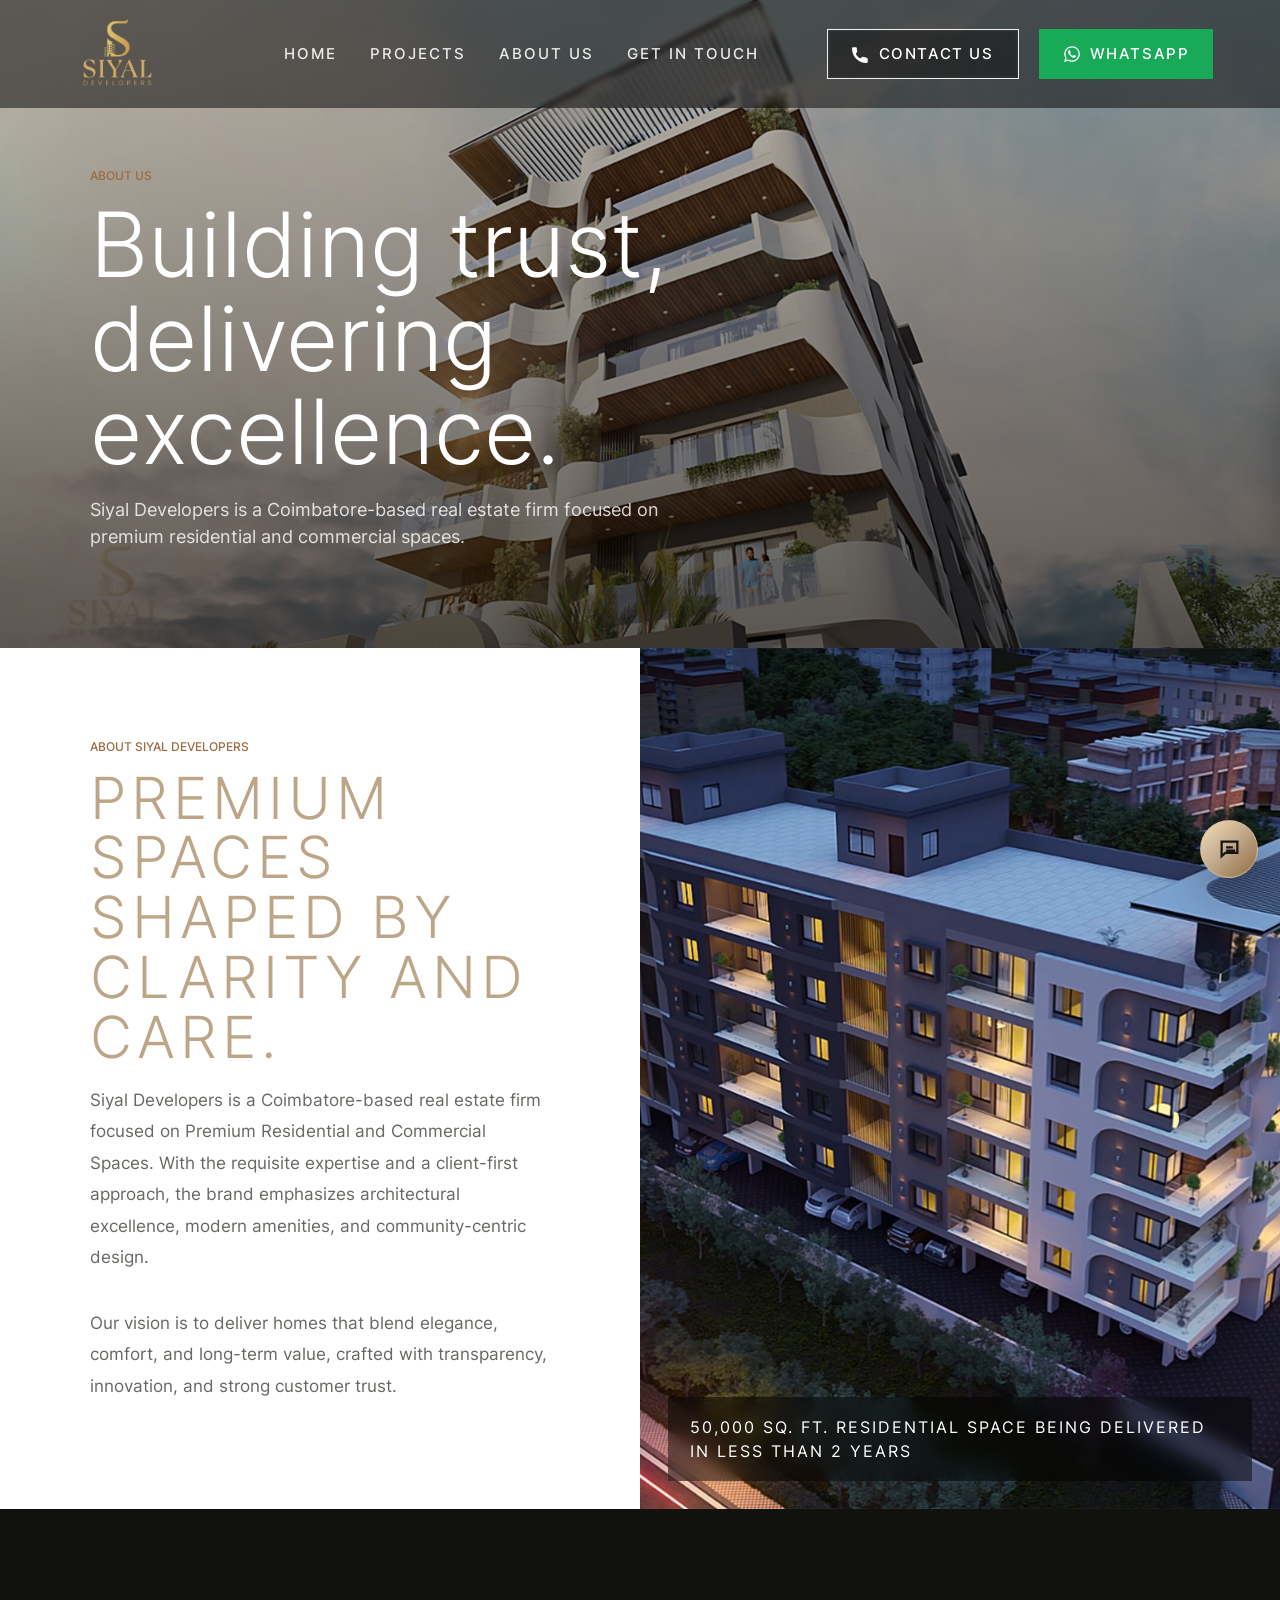
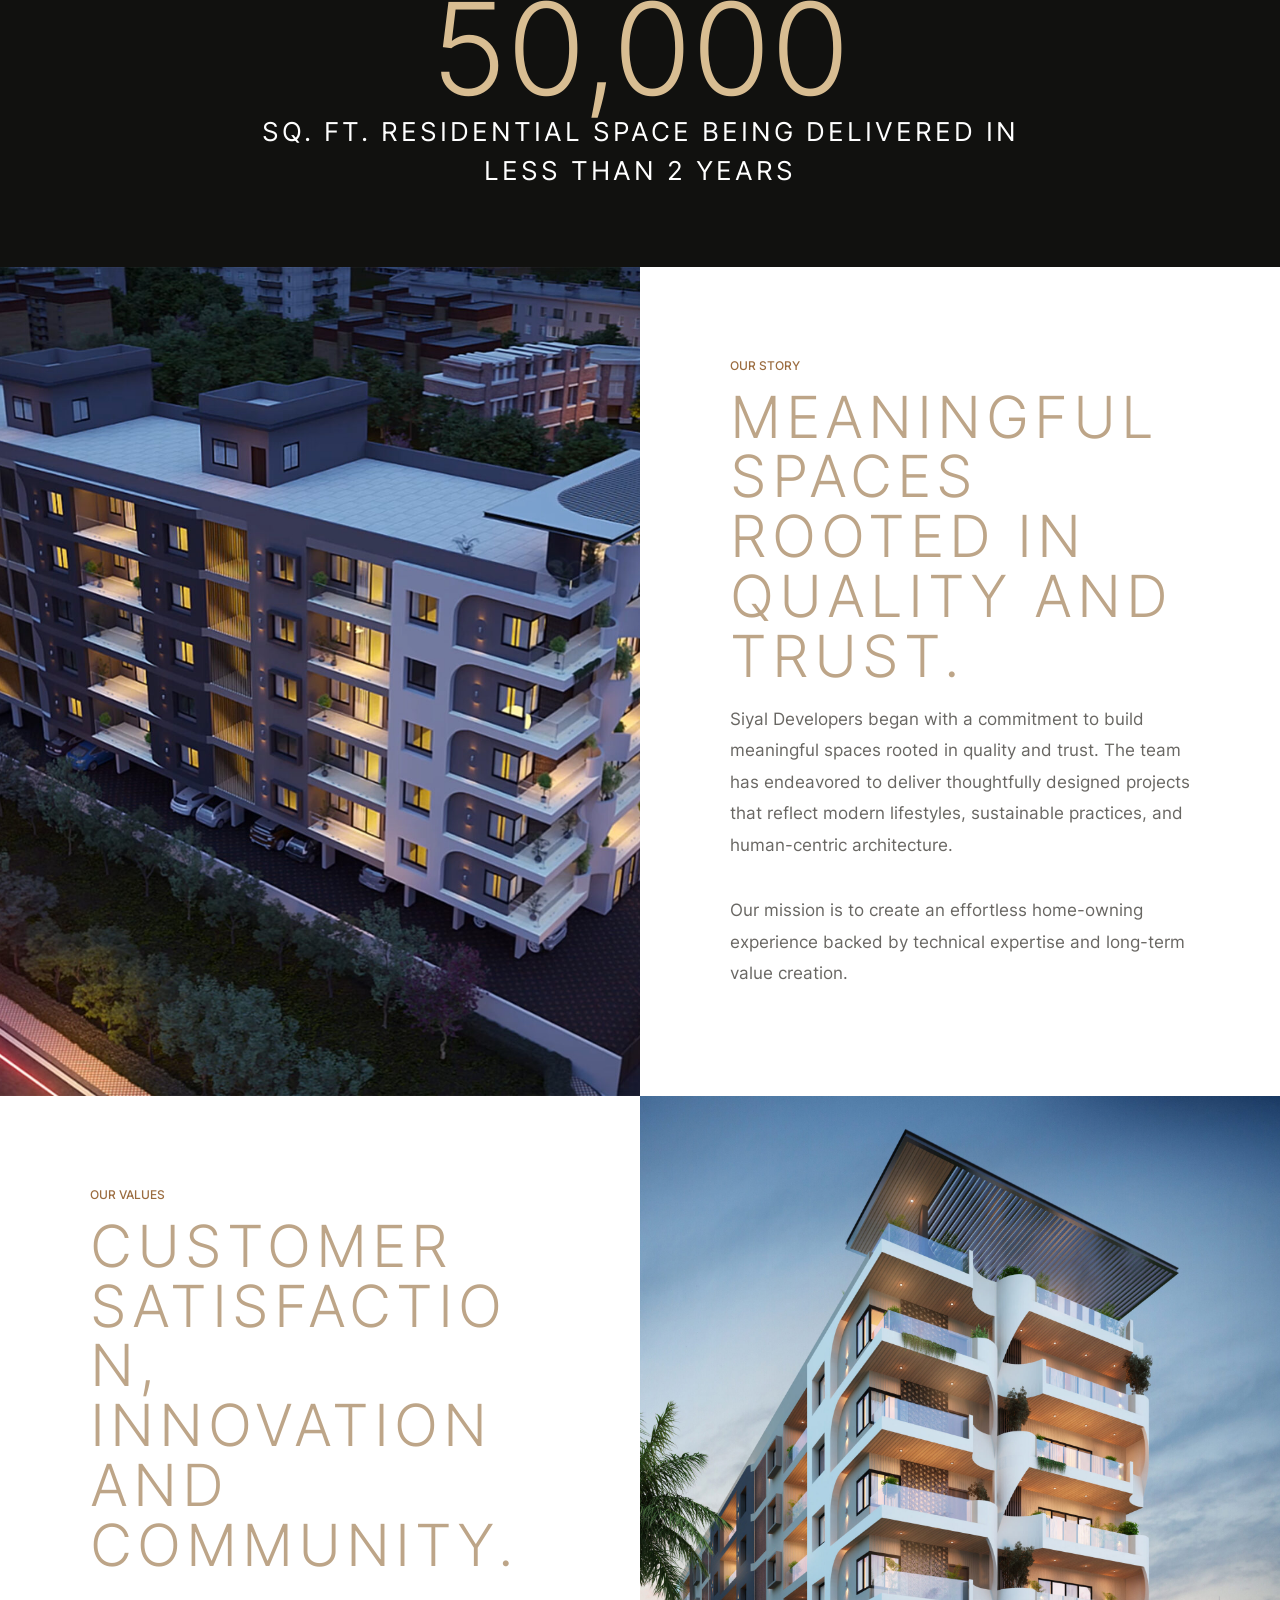
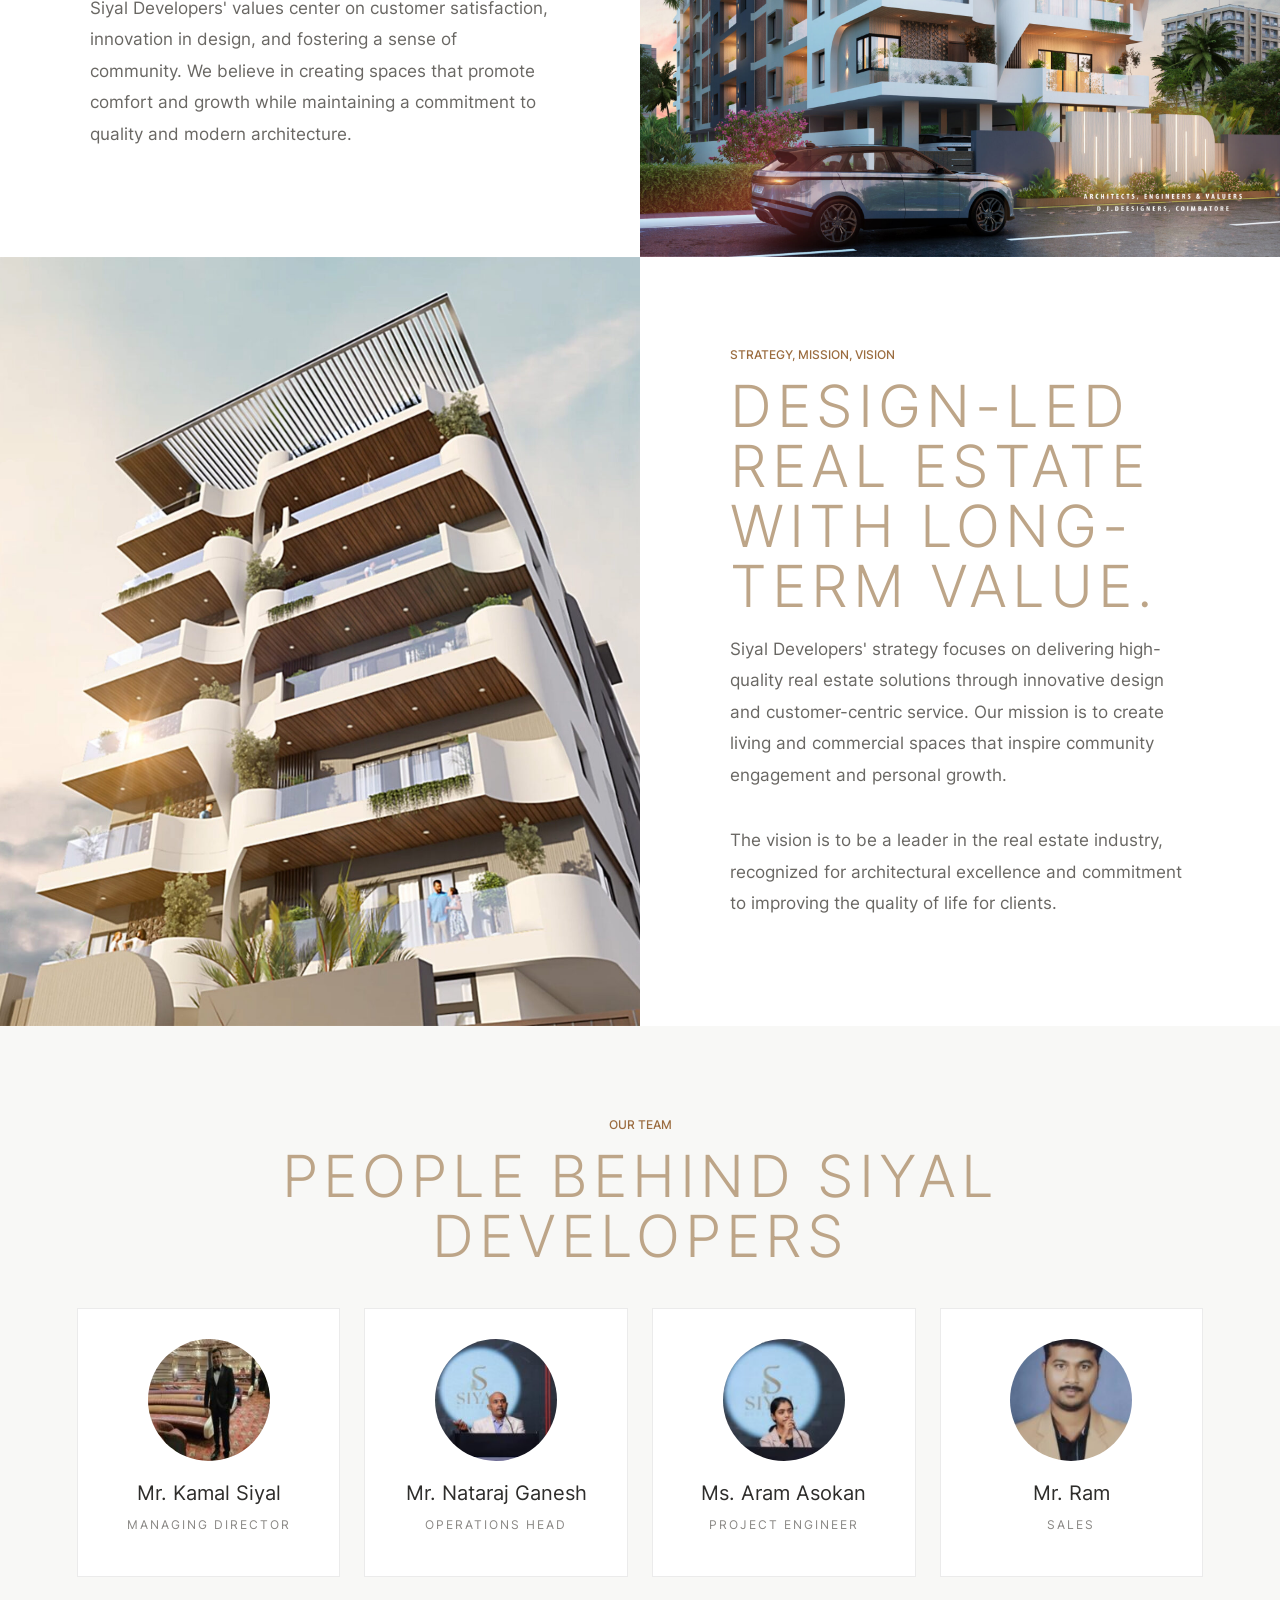
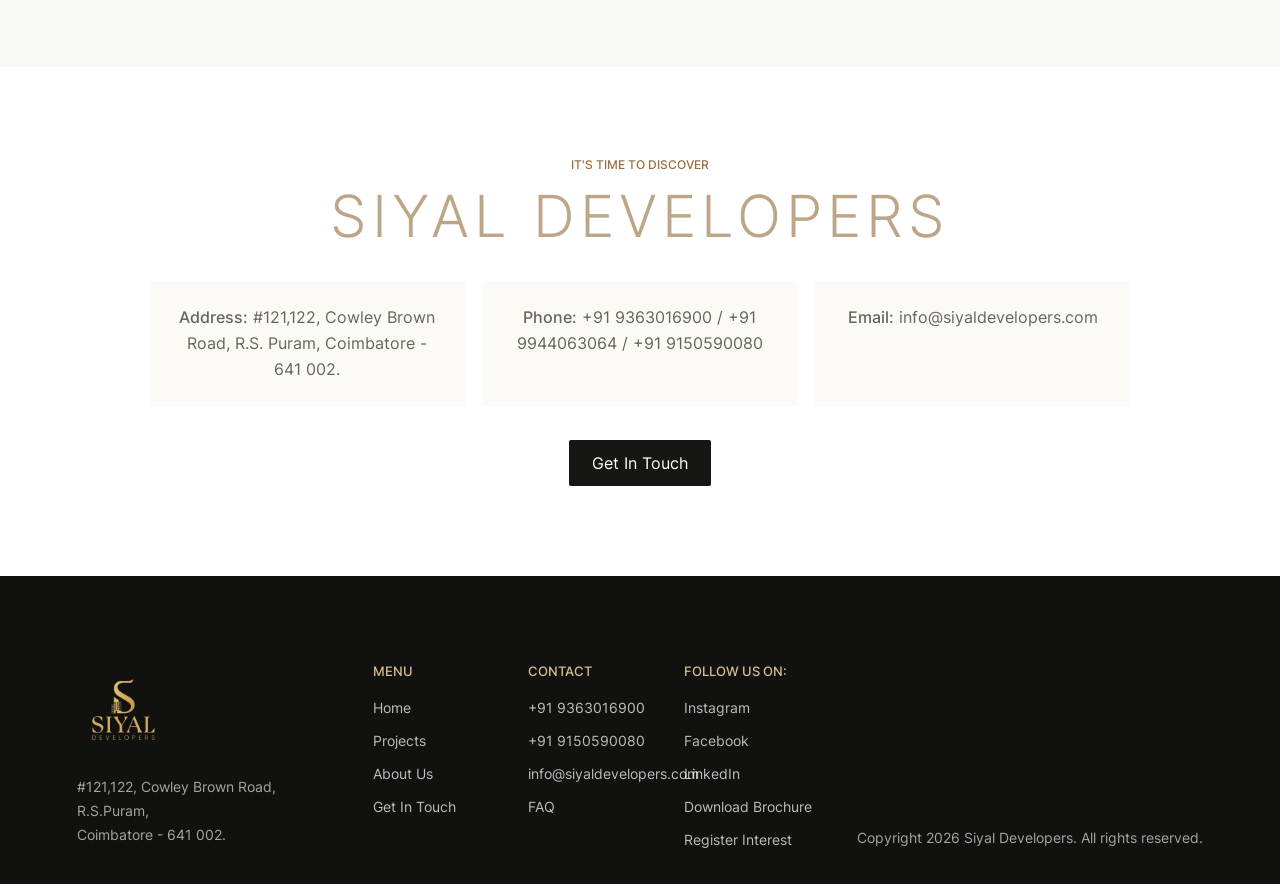
<file: about.html>
<!doctype html>
<html lang="en">
<head>
  <meta charset="utf-8">
  <meta name="viewport" content="width=device-width, initial-scale=1">
  <title>About Us | Siyal Developers</title>
  <meta name="description" content="About Siyal Developers, a Coimbatore-based real estate firm focused on premium residential and commercial spaces.">
  <link rel="icon" href="assets/images/favicon.png">
  <link rel="preload" href="assets/fonts/Inter-Regular.woff2" as="font" type="font/woff2" crossorigin>
  <link rel="stylesheet" href="assets/css/styles.css">
</head>
<body>
  <header class="site-header" data-header>
    <button class="menu-toggle" type="button" aria-label="Open menu" aria-controls="primary-nav" aria-expanded="false" data-menu-toggle>
      <span></span><span></span><span></span>
    </button>
    <a class="brand" href="index.html#home" aria-label="Siyal Developers home">
      <img src="assets/images/siyal-logo.png" alt="Siyal Developers">
    </a>
    <nav class="nav-links" id="primary-nav" data-nav>
      <a href="index.html#home">Home</a>
      <a href="projects.html">Projects</a>
      <a href="about.html">About Us</a>
      <a href="index.html#contact">Get In Touch</a>
    </nav>
    <div class="header-actions">
      <a class="contact-link" href="tel:+919363016900" aria-label="Call Siyal Developers">
        <svg class="nav-svg" viewBox="0 0 512 512" aria-hidden="true"><path d="M391.1 351.1c-26.2 0-51.9-4.1-76.1-12.1-11.8-4-25.1-.9-33.8 7.8l-46.9 35.4c-54.1-28.9-98.4-73.1-127.2-127.2l34.4-45.8c9.7-8.8 12.8-22.5 8.8-34.6-8.1-24.2-12.1-49.8-12.1-76.1 0-18.8-15.2-34.1-34.1-34.1H34.1C15.2 64.4 0 79.6 0 98.5 0 326.8 185.2 512 413.5 512c18.8 0 34.1-15.2 34.1-34.1v-70.7c-.1-18.8-15.3-34.1-34.2-34.1z"/></svg>
        <span class="desktop-label">Contact Us</span>
      </a>
      <a class="whatsapp-link" href="https://wa.me/919363016900?text=Hi" target="_blank" rel="noopener" aria-label="WhatsApp Siyal Developers">
        <svg class="nav-svg" viewBox="0 0 448 512" aria-hidden="true"><path d="M380.9 97.1C339 55.1 283.2 32 223.9 32 101.5 32 1.9 131.6 1.9 254c0 39.1 10.2 77.3 29.6 111L0 480l117.7-30.9c32.4 17.7 68.9 27 106.1 27h.1c122.3 0 224.1-99.6 224.1-222 0-59.3-25.2-115-67.1-157zm-157 341.6c-33.2 0-65.7-8.9-94-25.7l-6.7-4-69.8 18.3L72 359.2l-4.4-7c-18.5-29.4-28.2-63.3-28.2-98.2 0-101.7 82.8-184.5 184.6-184.5 49.3 0 95.6 19.2 130.4 54.1 34.8 34.9 56.2 81.2 56.1 130.5 0 101.8-84.9 184.6-186.6 184.6zm101.2-138.2c-5.5-2.8-32.8-16.2-37.9-18-5.1-1.9-8.8-2.8-12.5 2.8-3.7 5.5-14.3 18-17.6 21.8-3.2 3.7-6.5 4.2-12 1.4-32.6-16.3-54-29.1-75.5-66-5.7-9.8 5.7-9.1 16.3-30.3 1.8-3.7.9-6.9-.5-9.7-1.4-2.8-12.5-30.1-17.1-41.2-4.5-10.8-9.1-9.3-12.5-9.5-3.2-.2-6.9-.2-10.6-.2-3.7 0-9.7 1.4-14.8 6.9-5.1 5.5-19.4 19-19.4 46.3s19.9 53.7 22.6 57.4c2.8 3.7 39.1 59.7 94.8 83.8 35.2 15.2 49 16.5 66.6 13.9 10.7-1.6 32.8-13.4 37.4-26.4 4.6-13 4.6-24.1 3.2-26.4-1.3-2.5-5-3.9-10.5-6.6z"/></svg>
        <span class="desktop-label">Whatsapp</span>
      </a>
    </div>
  </header>

  <main class="about-page" data-page-content>
    <section class="about-hero">
      <div>
        <p class="eyebrow">About Us</p>
        <h1>Building trust, delivering excellence.</h1>
        <p>Siyal Developers is a Coimbatore-based real estate firm focused on premium residential and commercial spaces.</p>
      </div>
    </section>

    <section class="about-split">
      <div class="about-copy">
        <p class="eyebrow">About Siyal Developers</p>
        <h2>Premium spaces shaped by clarity and care.</h2>
        <p>Siyal Developers is a Coimbatore-based real estate firm focused on Premium Residential and Commercial Spaces. With the requisite expertise and a client-first approach, the brand emphasizes architectural excellence, modern amenities, and community-centric design.</p>
        <p>Our vision is to deliver homes that blend elegance, comfort, and long-term value, crafted with transparency, innovation, and strong customer trust.</p>
      </div>
      <div class="about-media about-video-fallback">
        <img src="assets/about/story-night-view.jpg" alt="Siyal residential night view">
        <span>50,000 Sq. ft. residential space being delivered in less than 2 years</span>
      </div>
    </section>

    <section class="about-stat">
      <strong>50,000</strong>
      <span>Sq. ft. residential space being delivered in less than 2 years</span>
    </section>

    <section class="about-split about-split-alt">
      <div class="about-media"><img src="assets/about/story-night-view.jpg" alt="Siyal project night view"></div>
      <div class="about-copy">
        <p class="eyebrow">Our Story</p>
        <h2>Meaningful spaces rooted in quality and trust.</h2>
        <p>Siyal Developers began with a commitment to build meaningful spaces rooted in quality and trust. The team has endeavored to deliver thoughtfully designed projects that reflect modern lifestyles, sustainable practices, and human-centric architecture.</p>
        <p>Our mission is to create an effortless home-owning experience backed by technical expertise and long-term value creation.</p>
      </div>
    </section>

    <section class="about-split">
      <div class="about-copy">
        <p class="eyebrow">Our Values</p>
        <h2>Customer satisfaction, innovation and community.</h2>
        <p>Siyal Developers' values center on customer satisfaction, innovation in design, and fostering a sense of community. We believe in creating spaces that promote comfort and growth while maintaining a commitment to quality and modern architecture.</p>
      </div>
      <div class="about-media"><img src="assets/about/values-view.jpg" alt="Siyal architectural view"></div>
    </section>

    <section class="about-split about-split-alt">
      <div class="about-media"><img src="assets/about/strategy-view.jpg" alt="Siyal project view"></div>
      <div class="about-copy">
        <p class="eyebrow">Strategy, Mission, Vision</p>
        <h2>Design-led real estate with long-term value.</h2>
        <p>Siyal Developers' strategy focuses on delivering high-quality real estate solutions through innovative design and customer-centric service. Our mission is to create living and commercial spaces that inspire community engagement and personal growth.</p>
        <p>The vision is to be a leader in the real estate industry, recognized for architectural excellence and commitment to improving the quality of life for clients.</p>
      </div>
    </section>

    <section class="team-section">
      <p class="eyebrow">Our Team</p>
      <h2>People behind Siyal Developers</h2>
      <div class="team-grid">
        <article><img src="assets/about/team-kamal.jpeg" alt="Mr. Kamal Siyal"><h3>Mr. Kamal Siyal</h3><p>Managing Director</p></article>
        <article><img src="assets/about/team-nataraj.jpeg" alt="Mr. Nataraj Ganesh"><h3>Mr. Nataraj Ganesh</h3><p>Operations Head</p></article>
        <article><img src="assets/about/team-aram.jpeg" alt="Ms. Aram Asokan"><h3>Ms. Aram Asokan</h3><p>Project Engineer</p></article>
        <article><img src="assets/about/team-ram.jpeg" alt="Mr. Ram"><h3>Mr. Ram</h3><p>Sales</p></article>
      </div>
    </section>

    <section class="about-contact">
      <div>
        <p class="eyebrow">It's time to discover</p>
        <h2>Siyal Developers</h2>
      </div>
      <div class="about-contact-grid">
        <p><strong>Address:</strong> #121,122, Cowley Brown Road, R.S. Puram, Coimbatore - 641 002.</p>
        <p><strong>Phone:</strong> +91 9363016900 / +91 9944063064 / +91 9150590080</p>
        <p><strong>Email:</strong> info@siyaldevelopers.com</p>
      </div>
      <button class="btn btn-dark" type="button" data-open-form>Get In Touch</button>
    </section>
  </main>

  <footer class="site-footer">
    <div class="footer-brand">
      <img src="assets/images/siyal-logo.png" alt="Siyal Developers">
      <address>#121,122, Cowley Brown Road,<br>R.S.Puram,<br>Coimbatore - 641 002.</address>
    </div>
    <nav class="footer-columns">
      <div><h3>Menu</h3><a href="index.html#home">Home</a><a href="projects.html">Projects</a><a href="about.html">About Us</a><a href="index.html#contact">Get In Touch</a></div>
      <div><h3>Contact</h3><a href="tel:+919363016900">+91 9363016900</a><a href="tel:+919150590080">+91 9150590080</a><a href="mailto:info@siyaldevelopers.com">info@siyaldevelopers.com</a><a href="index.html#faqs">FAQ</a></div>
      <div><h3>Follow us on:</h3><a href="https://www.instagram.com/siyaldevelopers/" target="_blank" rel="noopener">Instagram</a><a href="https://www.facebook.com/profile.php?id=61569257060892" target="_blank" rel="noopener">Facebook</a><a href="#" aria-disabled="true">LinkedIn</a><a href="assets/docs/siyal-brochure.pdf" download>Download Brochure</a><a href="index.html#contact">Register Interest</a></div>
    </nav>
    <p class="copyright">Copyright <span data-year></span> Siyal Developers. All rights reserved.</p>
  </footer>

  <a class="sticky-brochure" href="assets/docs/siyal-brochure.pdf" download>
    <span>Download Brochure</span>
  </a>

  <button class="floating-form-btn" type="button" aria-label="Open enquiry form" data-open-form>
    <svg viewBox="0 0 24 24" aria-hidden="true"><path d="M4 4h16v12H8.7L4 20.3V4zm2 2v9.8l1.9-1.8H18V6H6zm3 3h6v2H9V9zm0 3h8v2H9v-2z"/></svg>
  </button>

  <div class="modal" data-modal aria-hidden="true">
    <div class="modal-backdrop" data-close-form></div>
    <div class="modal-dialog" role="dialog" aria-modal="true" aria-label="Register Interest">
      <button class="modal-close" type="button" aria-label="Close form" data-close-form>&times;</button>
      <p class="eyebrow">Register Interest</p>
      <h2>Speak with Siyal Developers</h2>
      <form class="lead-form" data-lead-form>
        <label>Name<input type="text" name="name" placeholder="Your name" required></label>
        <label>Phone
          <div class="phone-field">
            <select name="countryCode" aria-label="Country code">
              <option value="+91">India +91</option>
              <option value="+971">UAE +971</option>
              <option value="+1">USA +1</option>
              <option value="+44">UK +44</option>
              <option value="+1">Canada +1</option>
              <option value="+61">Australia +61</option>
              <option value="+65">Singapore +65</option>
              <option value="+966">Saudi Arabia +966</option>
              <option value="+974">Qatar +974</option>
              <option value="+965">Kuwait +965</option>
              <option value="+968">Oman +968</option>
              <option value="+973">Bahrain +973</option>
            </select>
            <input type="tel" name="phone" placeholder="Phone number" required>
          </div>
        </label>
        <label>Email<input type="email" name="email" placeholder="Email address"></label>
        <label>Interest<select name="interest" required><option value="">Select interest</option><option>Buying a home</option><option>Investment</option><option>Site visit</option><option>Other</option></select></label>
        <label>Message<textarea name="message" placeholder="Tell us what you are looking for"></textarea></label>
        <input type="hidden" name="source" value="About page popup">
        <button class="btn btn-dark" type="submit">Submit</button>
        <p class="form-status" data-form-status></p>
      </form>
    </div>
  </div>

  <div class="modal success-modal" data-success-modal aria-hidden="true">
    <div class="modal-backdrop" data-close-success></div>
    <div class="success-dialog" role="dialog" aria-modal="true" aria-label="Enquiry submitted">
      <button class="modal-close" type="button" aria-label="Close message" data-close-success>&times;</button>
      <div class="success-icon" aria-hidden="true">
        <svg viewBox="0 0 24 24"><path d="m9.4 16.6-4-4L7 11l2.4 2.4L17.8 5 19.4 6.6l-10 10z"/></svg>
      </div>
      <p class="eyebrow">Thank you</p>
      <h2>Request received</h2>
      <p>Our team will contact you soon with the project details.</p>
      <button class="btn brochure-btn" type="button" data-close-success>Continue Browsing</button>
    </div>
  </div>

  <script src="assets/js/app.js" defer></script>
</body>
</html>
</file>
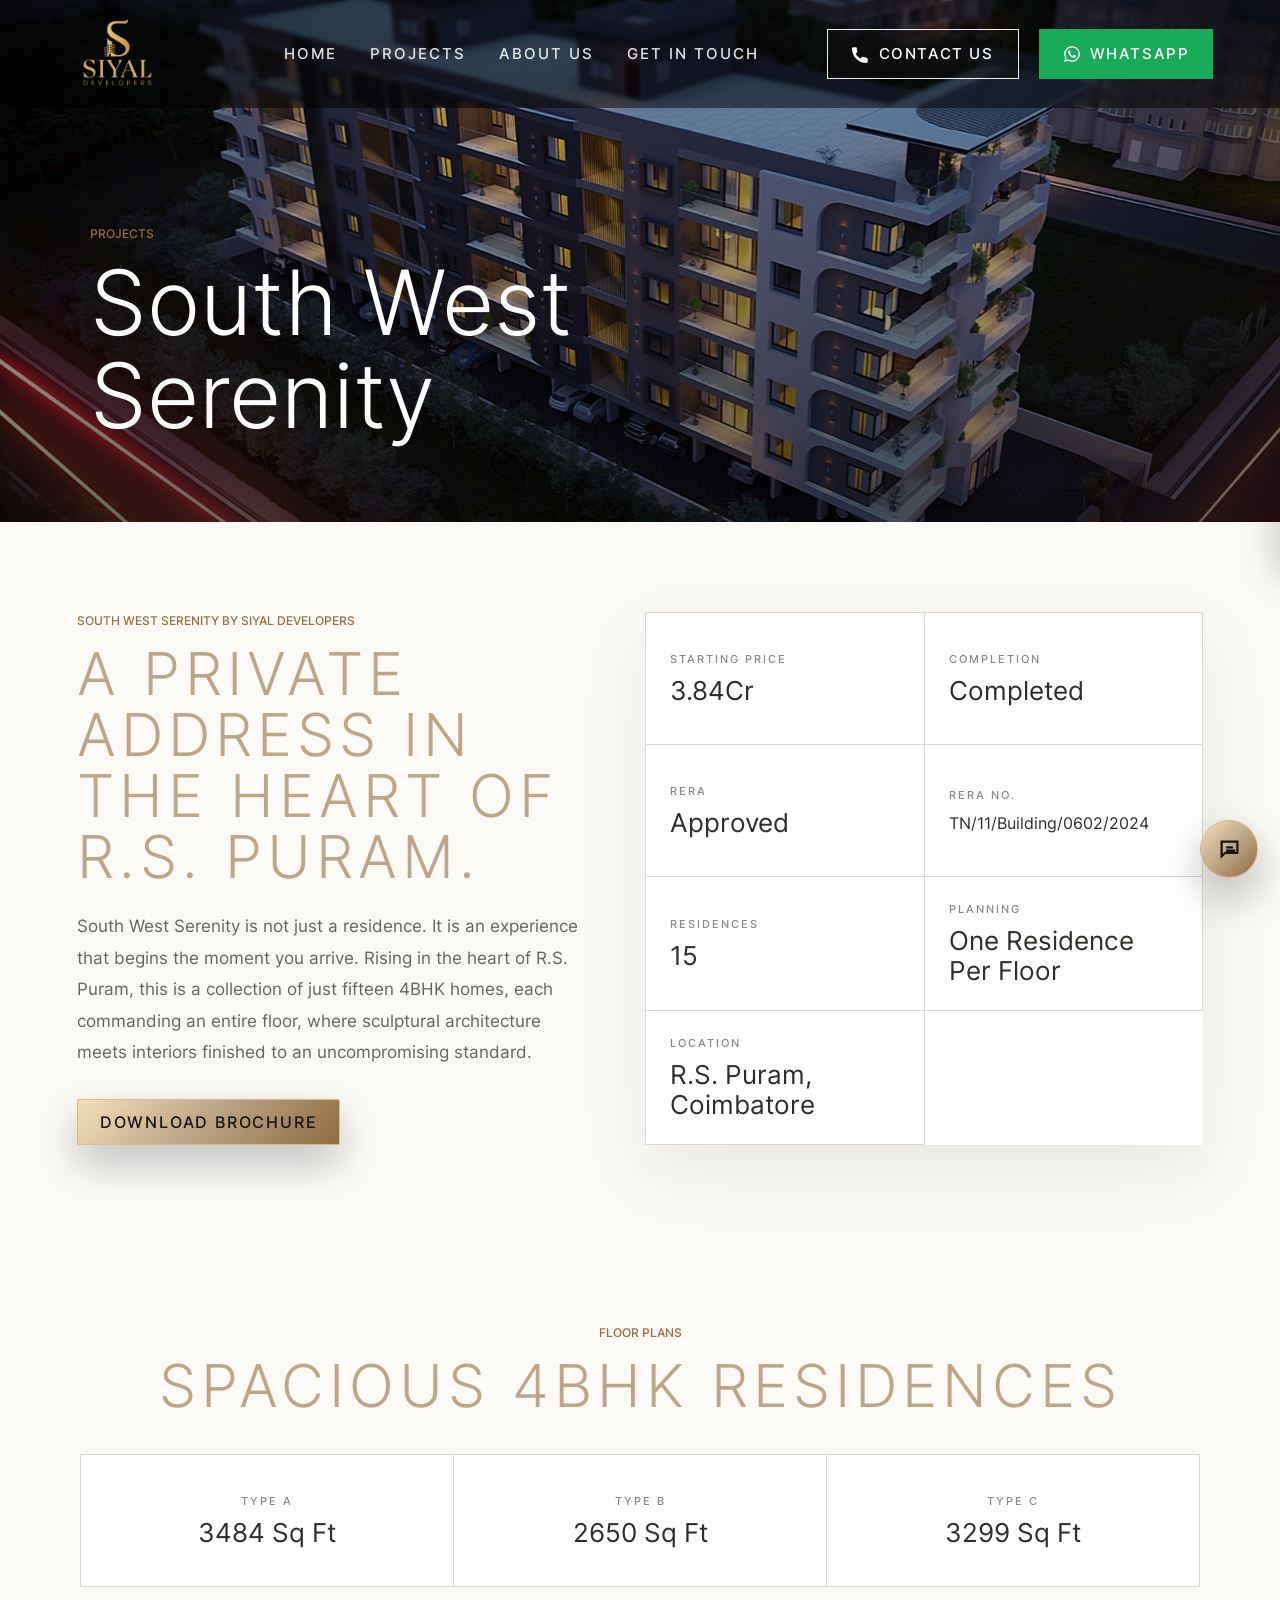
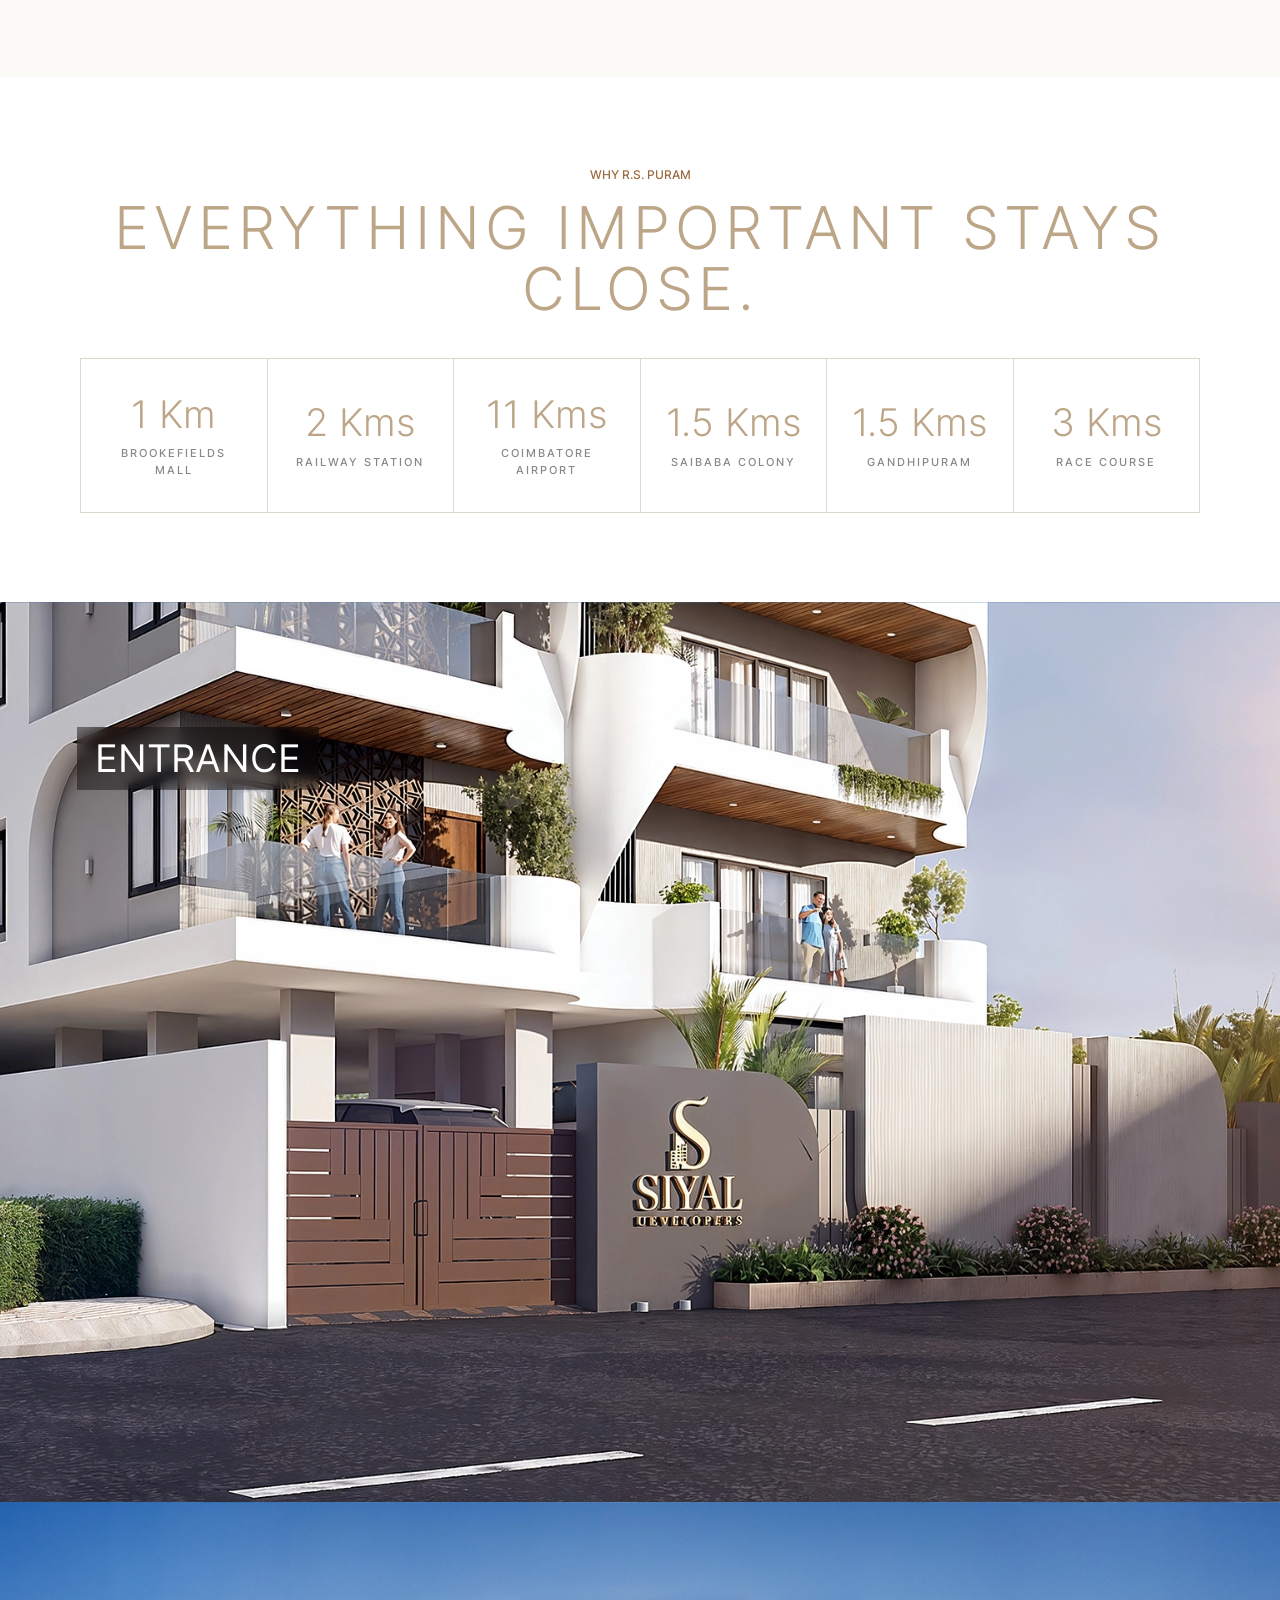
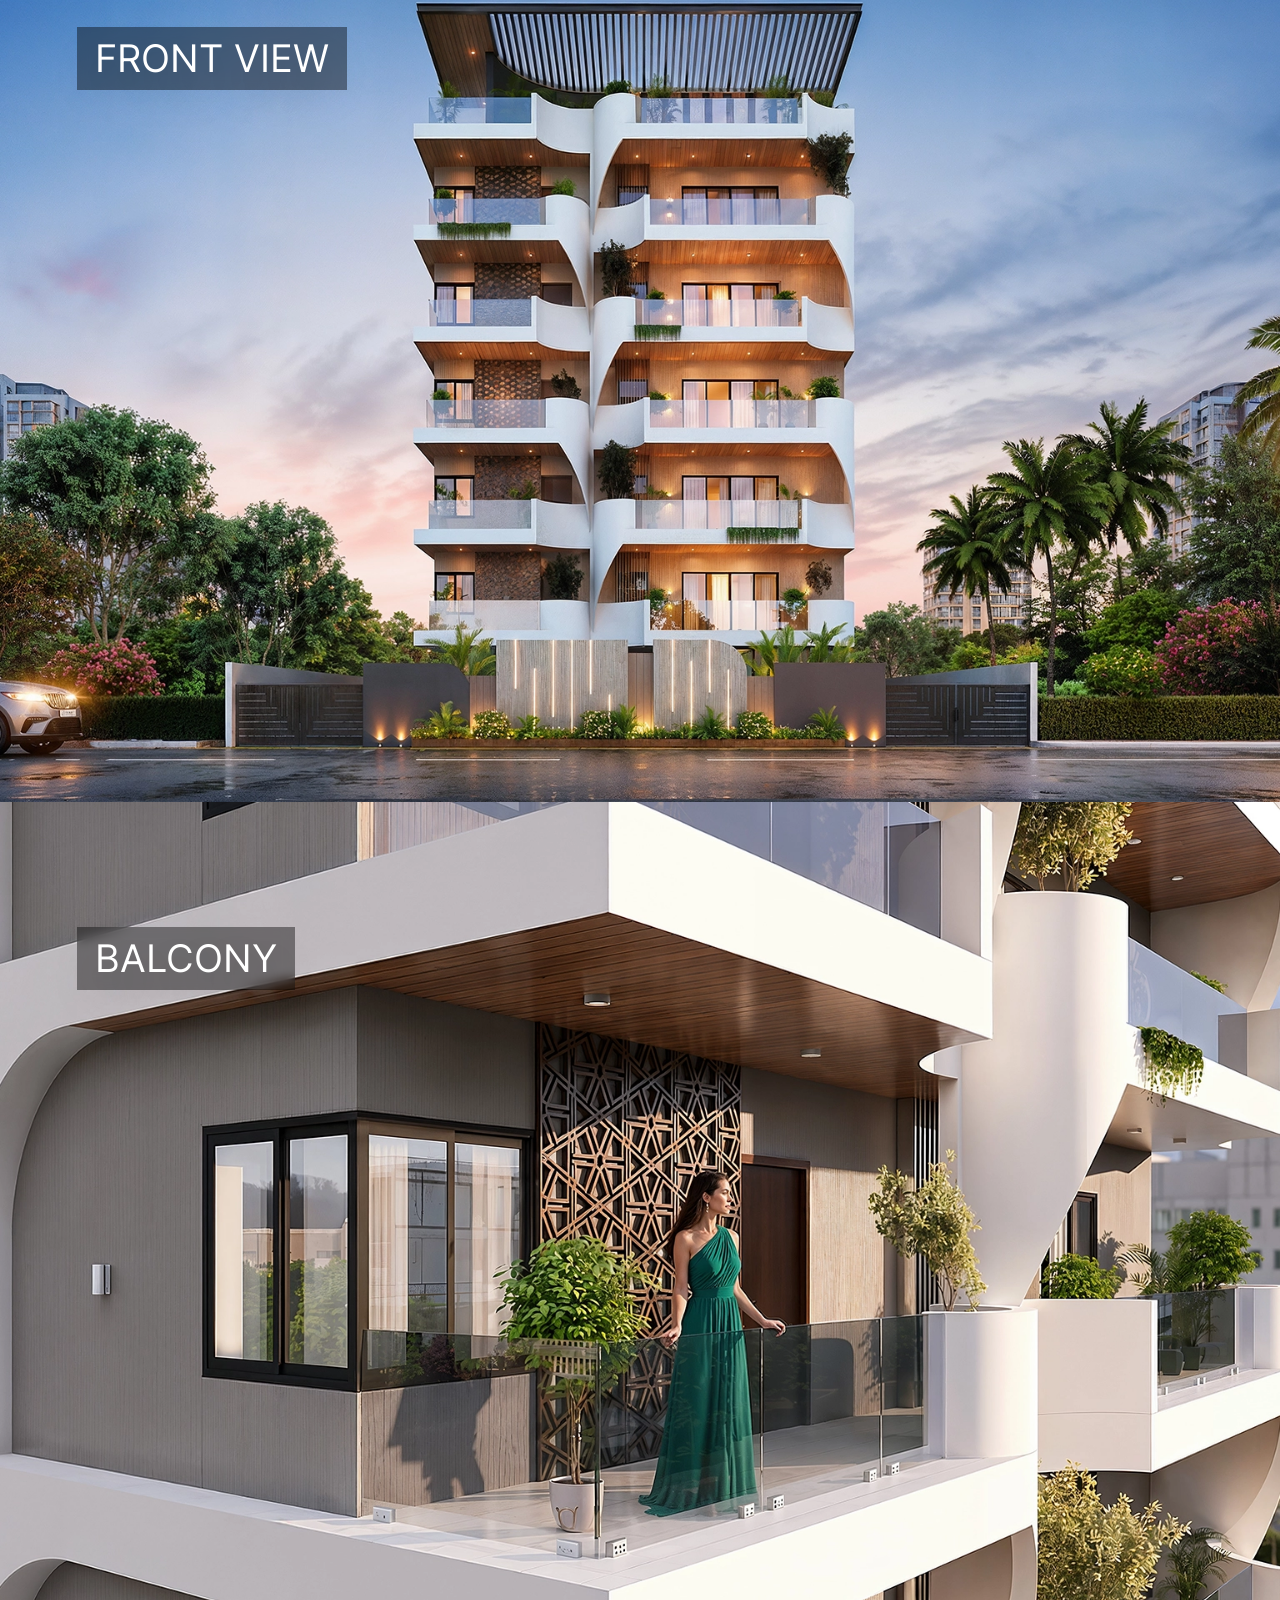
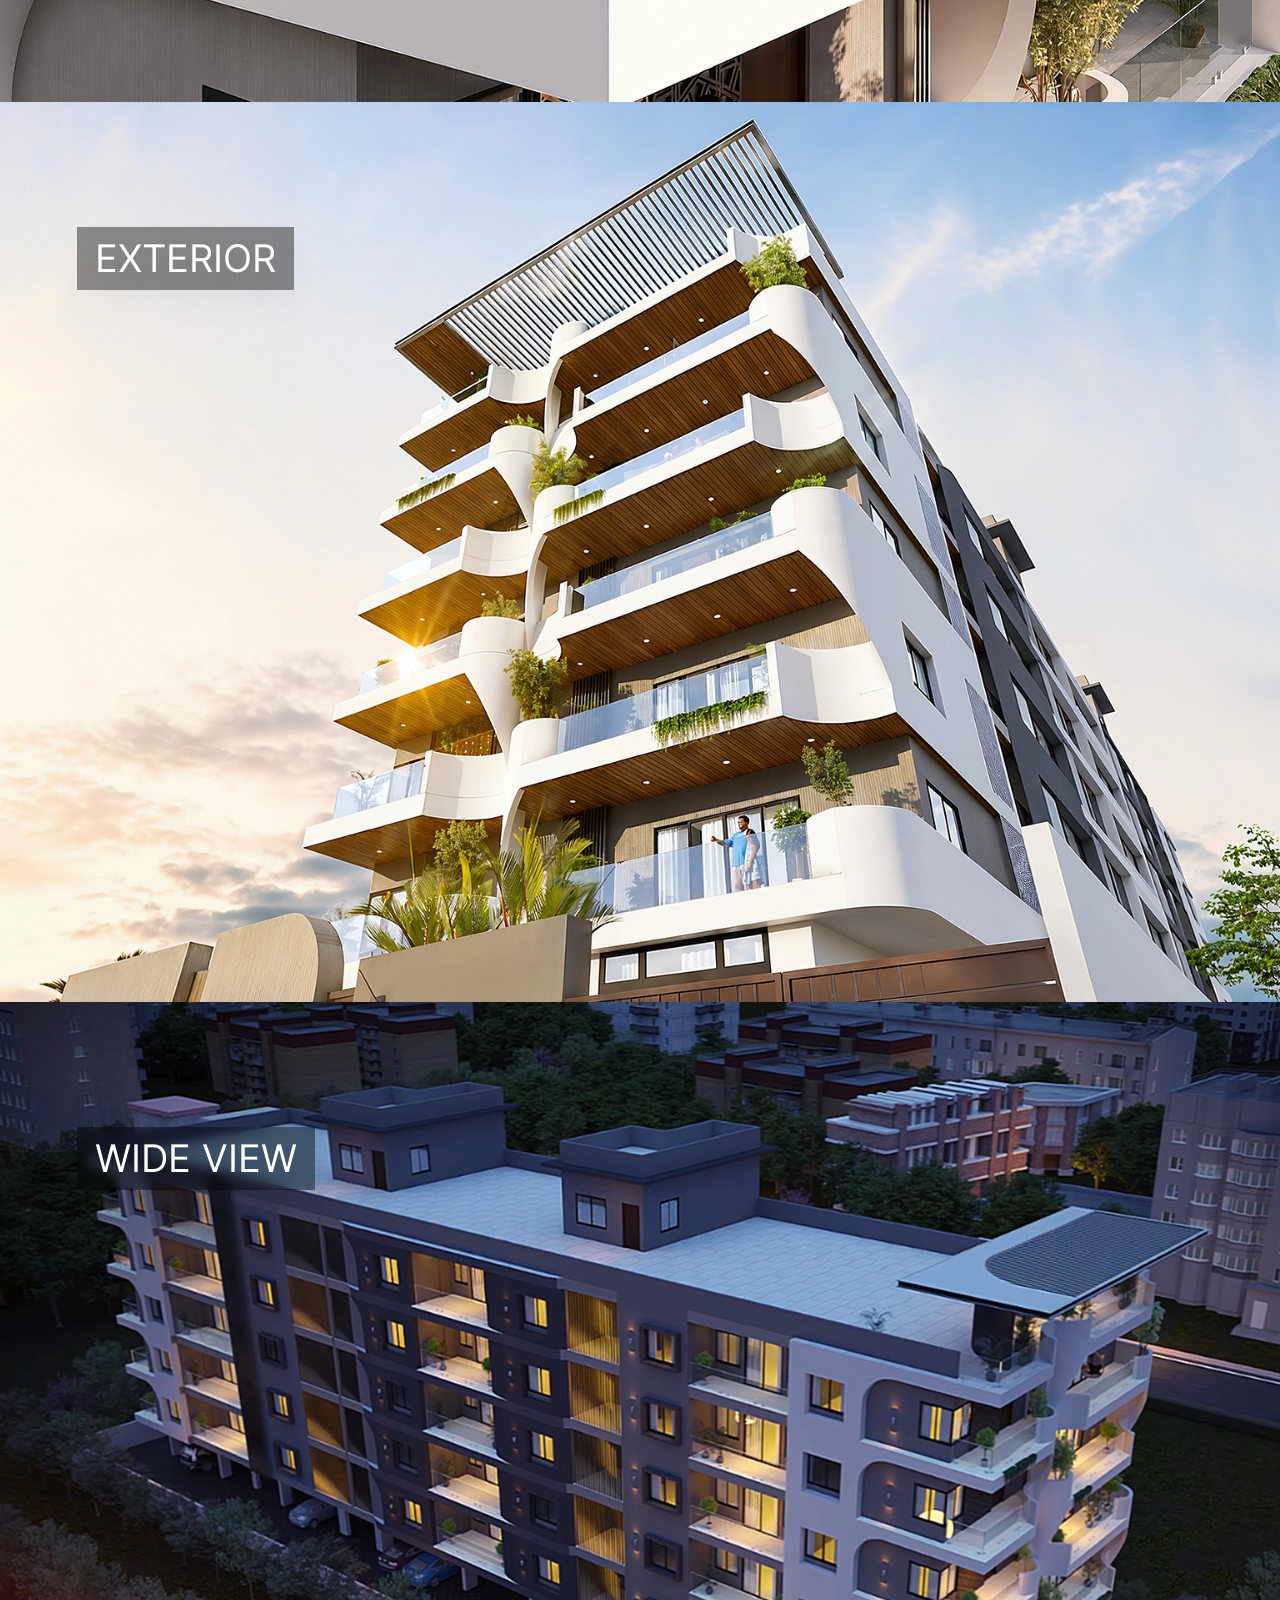
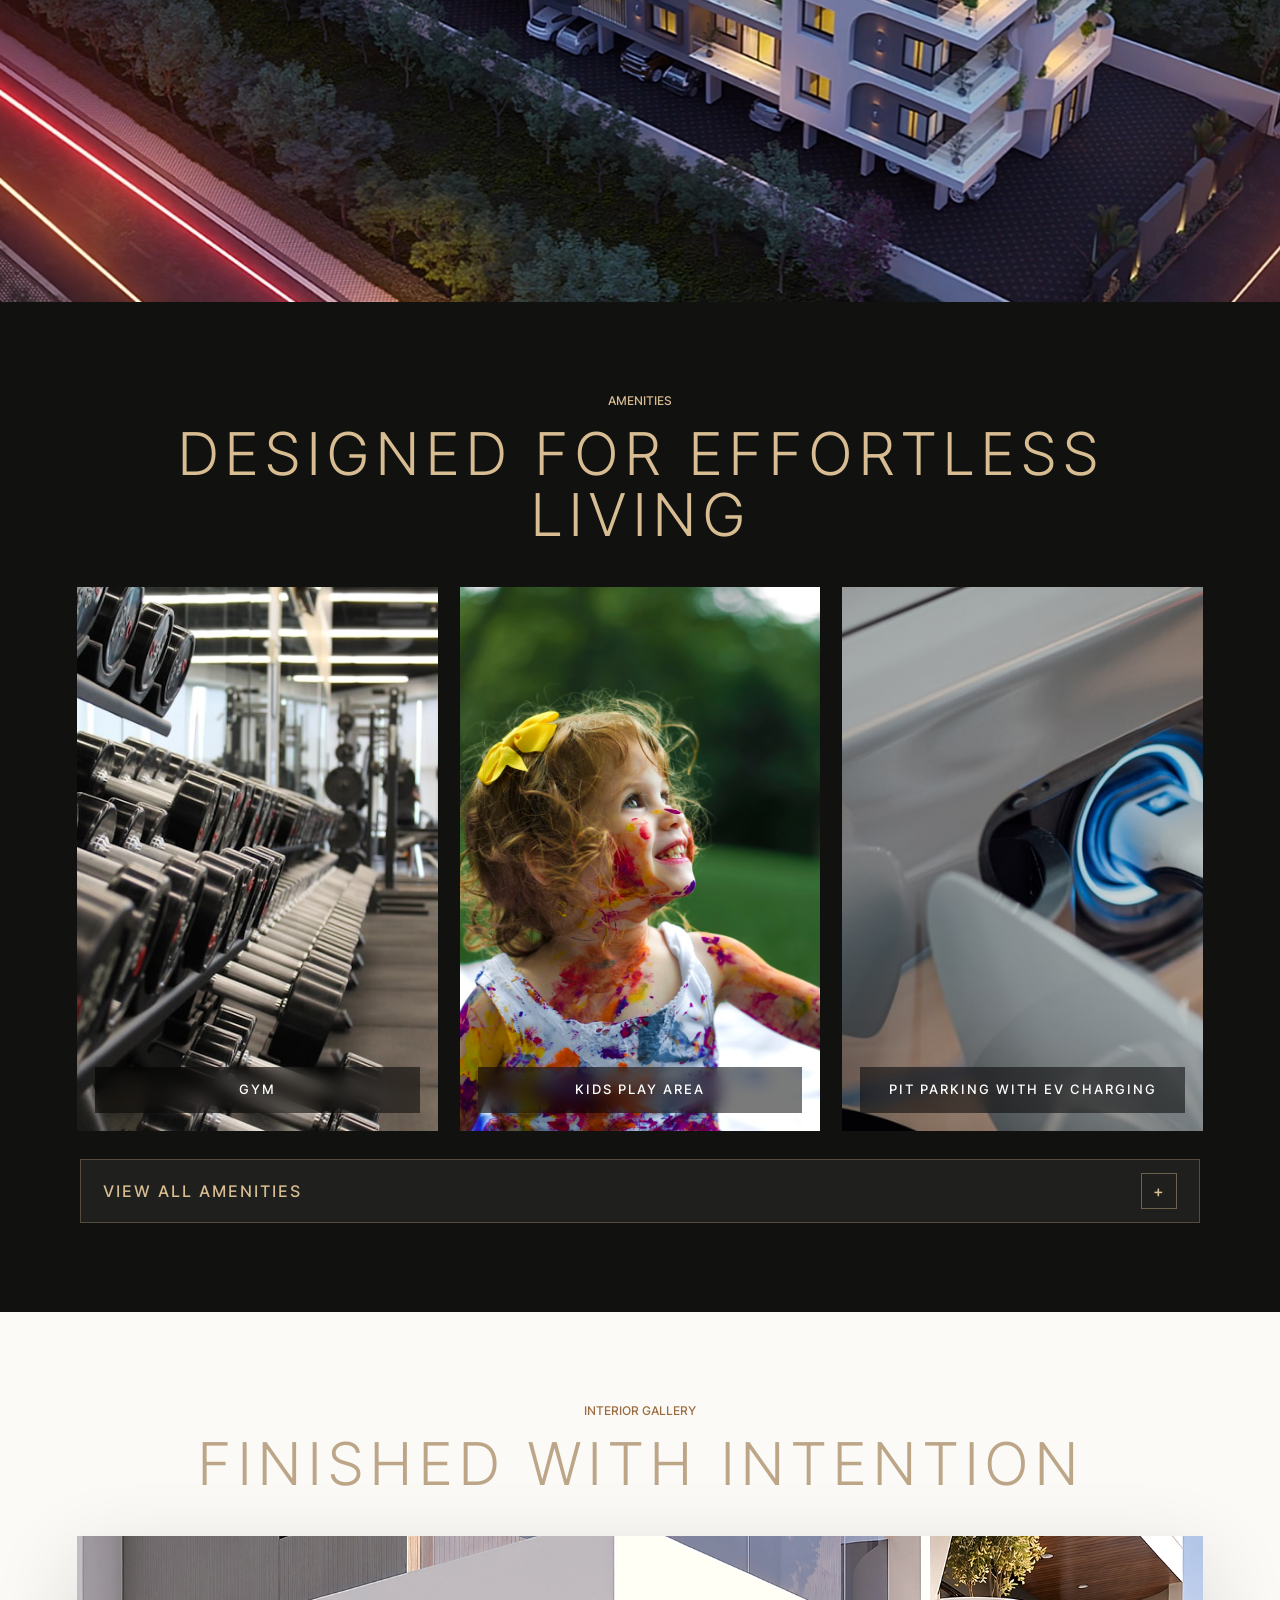
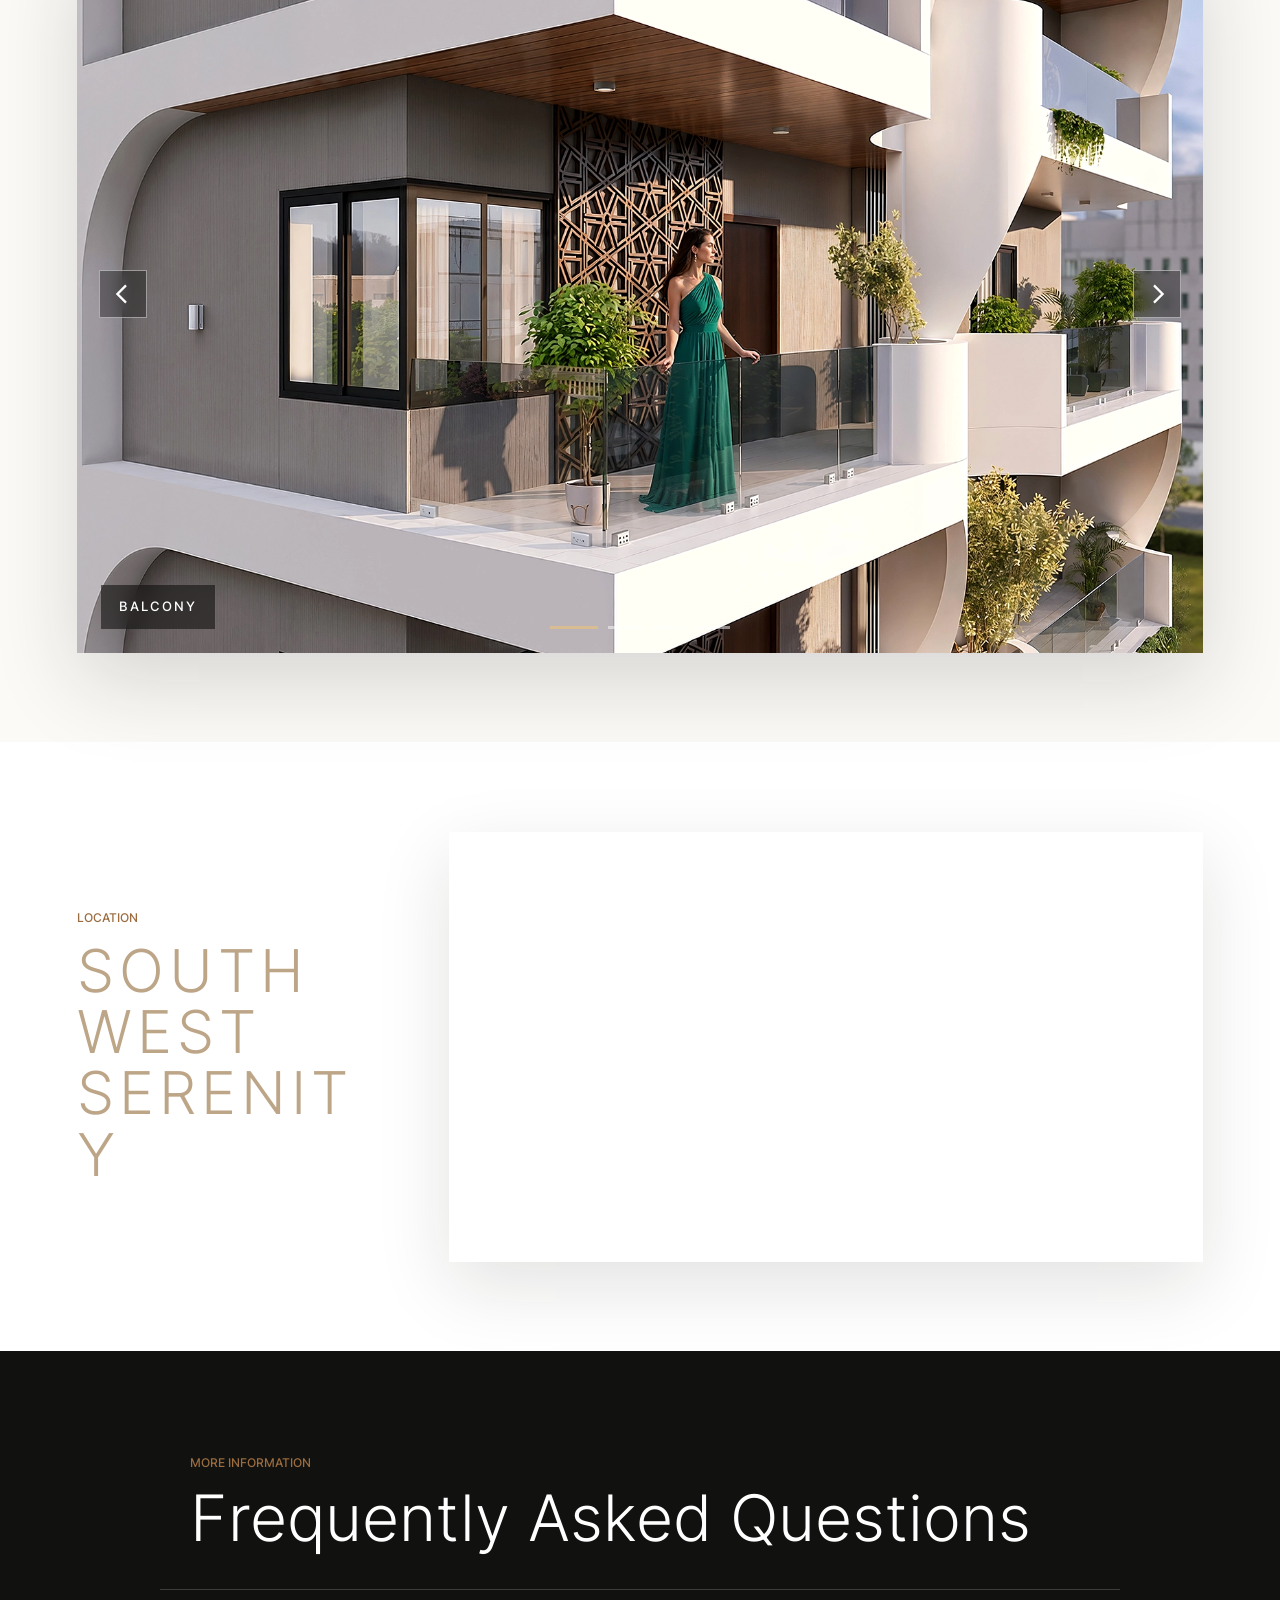
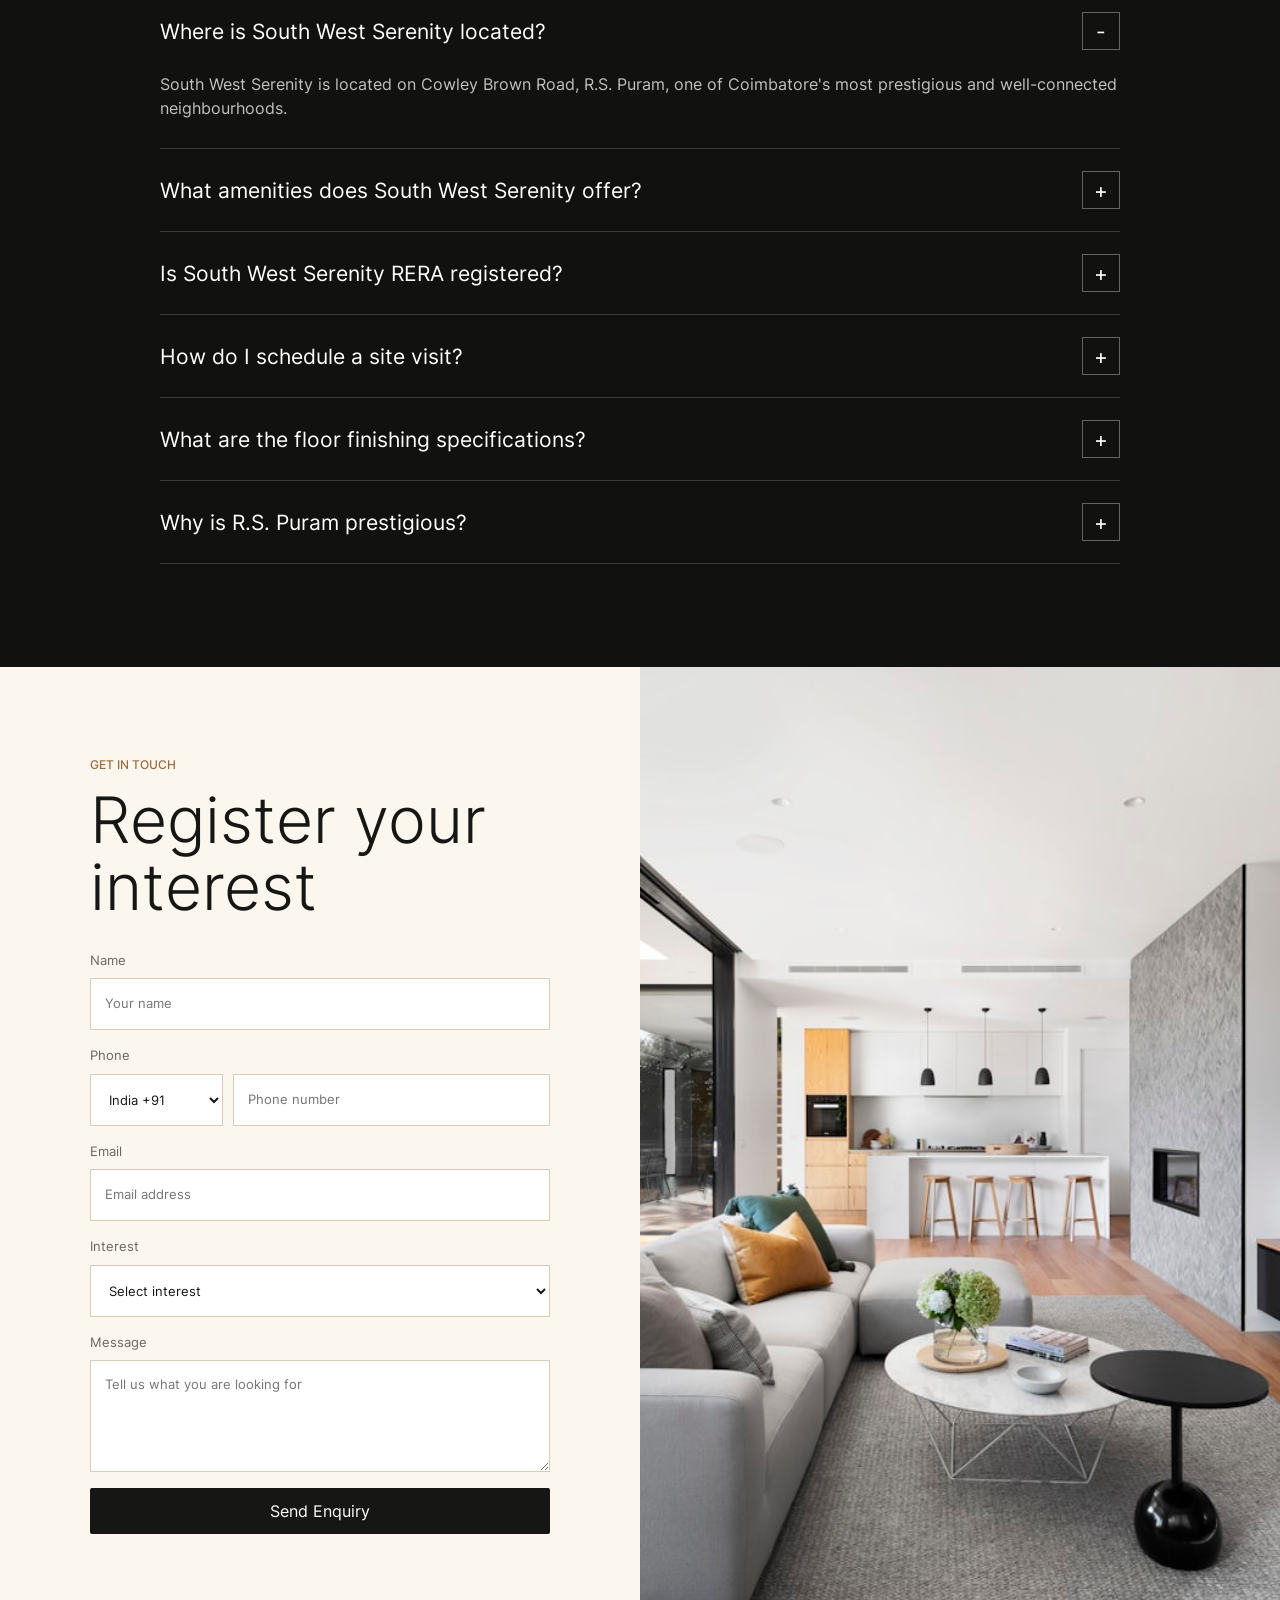
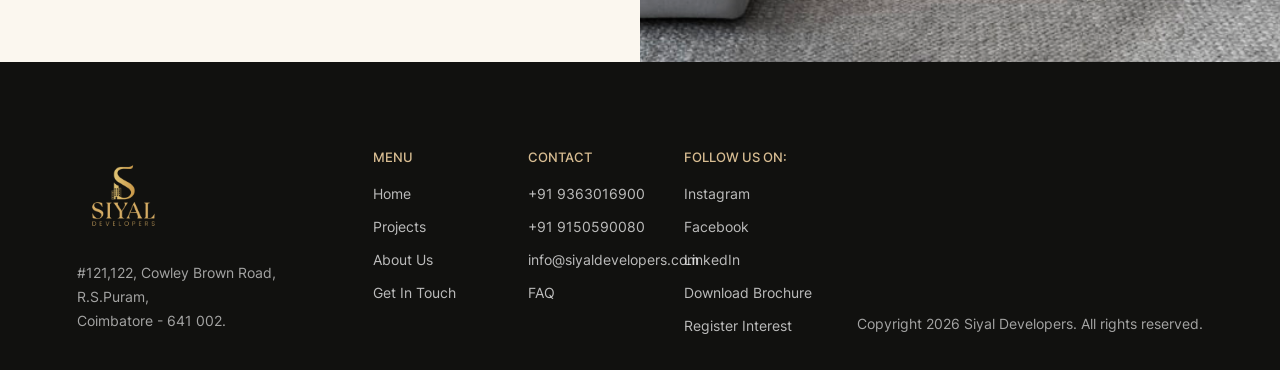
<file: projects.html>
<!doctype html>
<html lang="en">
<head>
  <meta charset="utf-8">
  <meta name="viewport" content="width=device-width, initial-scale=1">
  <title>Projects | Siyal Developers</title>
  <meta name="description" content="Explore Siyal Developers projects in Coimbatore.">
  <link rel="icon" href="assets/images/favicon.png">
  <link rel="preload" href="assets/fonts/Inter-Regular.woff2" as="font" type="font/woff2" crossorigin>
  <link rel="stylesheet" href="assets/css/styles.css">
</head>
<body>
  <header class="site-header" data-header>
    <button class="menu-toggle" type="button" aria-label="Open menu" aria-controls="primary-nav" aria-expanded="false" data-menu-toggle><span></span><span></span><span></span></button>
    <a class="brand" href="index.html#home" aria-label="Siyal Developers home"><img src="assets/images/siyal-logo.png" alt="Siyal Developers"></a>
    <nav class="nav-links" id="primary-nav" data-nav>
      <a href="index.html#home">Home</a>
      <a href="projects.html">Projects</a>
      <a href="about.html">About Us</a>
      <a href="#contact">Get In Touch</a>
    </nav>
    <div class="header-actions">
      <a class="contact-link" href="tel:+919363016900" aria-label="Call Siyal Developers"><svg class="nav-svg" viewBox="0 0 512 512" aria-hidden="true"><path d="M391.1 351.1c-26.2 0-51.9-4.1-76.1-12.1-11.8-4-25.1-.9-33.8 7.8l-46.9 35.4c-54.1-28.9-98.4-73.1-127.2-127.2l34.4-45.8c9.7-8.8 12.8-22.5 8.8-34.6-8.1-24.2-12.1-49.8-12.1-76.1 0-18.8-15.2-34.1-34.1-34.1H34.1C15.2 64.4 0 79.6 0 98.5 0 326.8 185.2 512 413.5 512c18.8 0 34.1-15.2 34.1-34.1v-70.7c-.1-18.8-15.3-34.1-34.2-34.1z"/></svg><span class="desktop-label">Contact Us</span></a>
      <a class="whatsapp-link" href="https://wa.me/919363016900?text=Hi" target="_blank" rel="noopener" aria-label="WhatsApp Siyal Developers"><svg class="nav-svg" viewBox="0 0 448 512" aria-hidden="true"><path d="M380.9 97.1C339 55.1 283.2 32 223.9 32 101.5 32 1.9 131.6 1.9 254c0 39.1 10.2 77.3 29.6 111L0 480l117.7-30.9c32.4 17.7 68.9 27 106.1 27h.1c122.3 0 224.1-99.6 224.1-222 0-59.3-25.2-115-67.1-157zm-157 341.6c-33.2 0-65.7-8.9-94-25.7l-6.7-4-69.8 18.3L72 359.2l-4.4-7c-18.5-29.4-28.2-63.3-28.2-98.2 0-101.7 82.8-184.5 184.6-184.5 49.3 0 95.6 19.2 130.4 54.1 34.8 34.9 56.2 81.2 56.1 130.5 0 101.8-84.9 184.6-186.6 184.6zm101.2-138.2c-5.5-2.8-32.8-16.2-37.9-18-5.1-1.9-8.8-2.8-12.5 2.8-3.7 5.5-14.3 18-17.6 21.8-3.2 3.7-6.5 4.2-12 1.4-32.6-16.3-54-29.1-75.5-66-5.7-9.8 5.7-9.1 16.3-30.3 1.8-3.7.9-6.9-.5-9.7-1.4-2.8-12.5-30.1-17.1-41.2-4.5-10.8-9.1-9.3-12.5-9.5-3.2-.2-6.9-.2-10.6-.2-3.7 0-9.7 1.4-14.8 6.9-5.1 5.5-19.4 19-19.4 46.3s19.9 53.7 22.6 57.4c2.8 3.7 39.1 59.7 94.8 83.8 35.2 15.2 49 16.5 66.6 13.9 10.7-1.6 32.8-13.4 37.4-26.4 4.6-13 4.6-24.1 3.2-26.4-1.3-2.5-5-3.9-10.5-6.6z"/></svg><span class="desktop-label">Whatsapp</span></a>
    </div>
  </header>

  <main data-page-content>
    <section class="about-hero projects-hero">
      <div>
        <p class="eyebrow">Projects</p>
        <h1>South West Serenity</h1>
      </div>
    </section>

    <section class="project-intro">
      <div class="project-intro-copy">
        <p class="eyebrow">South West Serenity by Siyal Developers</p>
        <h2>A private address in the heart of R.S. Puram.</h2>
        <p>South West Serenity is not just a residence. It is an experience that begins the moment you arrive. Rising in the heart of R.S. Puram, this is a collection of just fifteen 4BHK homes, each commanding an entire floor, where sculptural architecture meets interiors finished to an uncompromising standard.</p>
        <a class="btn brochure-btn" href="assets/docs/siyal-brochure.pdf" download>Download Brochure</a>
      </div>
      <div class="project-facts">
        <div><span>Starting Price</span><strong>3.84Cr</strong></div>
        <div><span>Completion</span><strong>Completed</strong></div>
        <div><span>RERA</span><strong>Approved</strong></div>
        <div><span>RERA No.</span><strong>TN/11/Building/0602/2024</strong></div>
        <div><span>Residences</span><strong>15</strong></div>
        <div><span>Planning</span><strong>One Residence Per Floor</strong></div>
        <div><span>Location</span><strong>R.S. Puram, Coimbatore</strong></div>
      </div>
    </section>

    <section class="floor-section">
      <p class="eyebrow">Floor Plans</p>
      <h2>Spacious 4BHK residences</h2>
      <div class="floor-grid">
        <article><span>Type A</span><strong>3484 Sq Ft</strong></article>
        <article><span>Type B</span><strong>2650 Sq Ft</strong></article>
        <article><span>Type C</span><strong>3299 Sq Ft</strong></article>
      </div>
    </section>

    <section class="location-points">
      <p class="eyebrow">Why R.S. Puram</p>
      <h2>Everything important stays close.</h2>
      <div class="location-grid">
        <div><strong>1 Km</strong><span>Brookefields Mall</span></div>
        <div><strong>2 Kms</strong><span>Railway Station</span></div>
        <div><strong>11 Kms</strong><span>Coimbatore Airport</span></div>
        <div><strong>1.5 Kms</strong><span>Saibaba Colony</span></div>
        <div><strong>1.5 Kms</strong><span>Gandhipuram</span></div>
        <div><strong>3 Kms</strong><span>Race Course</span></div>
      </div>
    </section>

    <section class="gallery-stack" id="gallery" aria-label="Project gallery">
      <div class="stacked-scenes">
        <article class="scene-card"><picture><source media="(max-width: 767px)" srcset="assets/images/entrance-mobile.webp"><img src="assets/images/entrance.webp" alt="Siyal entrance"></picture><span>Entrance</span></article>
        <article class="scene-card"><picture><source media="(max-width: 767px)" srcset="assets/images/villa-mobile.webp"><img src="assets/images/villa.webp" alt="Siyal front view"></picture><span>Front View</span></article>
        <article class="scene-card"><picture><source media="(max-width: 767px)" srcset="assets/images/balcony-mobile.webp"><img src="assets/images/balcony.webp" alt="Siyal balcony"></picture><span>Balcony</span></article>
        <article class="scene-card"><picture><source media="(max-width: 767px)" srcset="assets/images/exterior-mobile.webp"><img src="assets/images/exterior.webp" alt="Siyal exterior"></picture><span>Exterior</span></article>
        <article class="scene-card"><picture><source media="(max-width: 767px)" srcset="assets/images/wide-view-mobile.webp"><img src="assets/images/wide-view.webp" alt="Siyal wide view"></picture><span>Wide View</span></article>
      </div>
    </section>

    <section class="amenities-section">
      <p class="eyebrow">Amenities</p>
      <h2>Designed for effortless living</h2>
      <div class="amenity-gallery">
        <article><img src="assets/projects/gym.jpg" alt="Gym"><span>Gym</span></article>
        <article><img src="assets/projects/kids-play.jpg" alt="Kids play area"><span>Kids Play Area</span></article>
        <article><img src="assets/projects/ev-parking.jpg" alt="EV charging parking"><span>Pit Parking With EV Charging</span></article>
      </div>
      <details class="amenities-list">
        <summary>View All Amenities</summary>
        <ol>
          <li>Children's Play Area</li><li>Gym</li><li>Community Hall</li><li>24x7 Security</li><li>CCTV Surveillance</li><li>EV Charging Points</li><li>Roof Top Bird Watching Observatory</li><li>Digital Locking Systems</li><li>Generator Back up for Common Areas and every flat</li><li>Pit / Floor Parking accommodating 2 vehicles Per Flat</li><li>Passenger Lifts - 2 Nos.</li><li>Drivers / Servants Resting Area</li><li>Piped Gas for Cooking</li><li>Water Softener</li><li>Intercom</li><li>Fire Safety Equipment in each floor</li><li>Library / Reading Room</li><li>Indoor Board Games</li><li>Lounge Area</li><li>Office Room</li><li>Rain Water Harvesting</li><li>Entry & Exit Boom Barriers with RFI Card</li><li>App based Maintenance</li><li>24x7 Corporation Siruvani Water Supply</li>
        </ol>
      </details>
    </section>

    <section class="interior-gallery">
      <p class="eyebrow">Interior Gallery</p>
      <h2>Finished with intention</h2>
      <div class="image-carousel" data-carousel>
        <div class="carousel-track" data-carousel-track>
          <figure class="carousel-slide is-active"><img src="assets/images/balcony.webp" alt="Interior balcony"><figcaption>Balcony</figcaption></figure>
          <figure class="carousel-slide"><img src="assets/images/villa.webp" alt="Front view"><figcaption>Front View</figcaption></figure>
          <figure class="carousel-slide"><img src="assets/images/wide-view.webp" alt="Wide residence view"><figcaption>Wide View</figcaption></figure>
          <figure class="carousel-slide"><img src="assets/images/exterior.webp" alt="Exterior detail"><figcaption>Exterior</figcaption></figure>
        </div>
        <button class="carousel-btn carousel-prev" type="button" aria-label="Previous image" data-carousel-prev>
          <svg viewBox="0 0 24 24" aria-hidden="true"><path d="M15.8 4.2 8 12l7.8 7.8-1.6 1.6L4.8 12l9.4-9.4 1.6 1.6z"/></svg>
        </button>
        <button class="carousel-btn carousel-next" type="button" aria-label="Next image" data-carousel-next>
          <svg viewBox="0 0 24 24" aria-hidden="true"><path d="m8.2 19.8 7.8-7.8-7.8-7.8 1.6-1.6 9.4 9.4-9.4 9.4-1.6-1.6z"/></svg>
        </button>
        <div class="carousel-dots" aria-label="Image gallery controls" data-carousel-dots></div>
      </div>
    </section>

    <section class="map-section">
      <div>
        <p class="eyebrow">Location</p>
        <h2>South West Serenity</h2>
      </div>
      <iframe title="South West Serenity map" loading="lazy" referrerpolicy="no-referrer-when-downgrade" src="https://www.google.com/maps?q=South%20West%20Serenity%20R.S.%20Puram%20Coimbatore&output=embed"></iframe>
    </section>

    <section class="project-faq faq-section">
      <div class="section-heading">
        <p class="eyebrow">More Information</p>
        <h2>Frequently Asked Questions</h2>
      </div>
      <div class="faq-list">
        <article class="faq-item is-open"><button type="button" aria-expanded="true" aria-controls="project-faq-1">Where is South West Serenity located?</button><div class="faq-answer" id="project-faq-1">South West Serenity is located on Cowley Brown Road, R.S. Puram, one of Coimbatore's most prestigious and well-connected neighbourhoods.</div></article>
        <article class="faq-item"><button type="button" aria-expanded="false" aria-controls="project-faq-2">What amenities does South West Serenity offer?</button><div class="faq-answer" id="project-faq-2" hidden>Residents enjoy a fitness centre, children's play area, pit parking with EV charging, water softener, generator backup, CCTV surveillance, and 24/7 security.</div></article>
        <article class="faq-item"><button type="button" aria-expanded="false" aria-controls="project-faq-3">Is South West Serenity RERA registered?</button><div class="faq-answer" id="project-faq-3" hidden>Yes, South West Serenity is RERA registered. RERA Registration Number: TN/11/Building/0602/2024.</div></article>
        <article class="faq-item"><button type="button" aria-expanded="false" aria-controls="project-faq-4">How do I schedule a site visit?</button><div class="faq-answer" id="project-faq-4" hidden>You can call +91 93630 16900 or submit the form and our team will arrange a private site visit.</div></article>
        <article class="faq-item"><button type="button" aria-expanded="false" aria-controls="project-faq-5">What are the floor finishing specifications?</button><div class="faq-answer" id="project-faq-5" hidden>Italian marble in living and bedroom spaces, wooden flooring in the master bedroom, granite in lobbies, and Kohler fixtures throughout bathrooms.</div></article>
        <article class="faq-item"><button type="button" aria-expanded="false" aria-controls="project-faq-6">Why is R.S. Puram prestigious?</button><div class="faq-answer" id="project-faq-6" hidden>R.S. Puram is one of Coimbatore's most established neighbourhoods, known for connectivity, tree-lined streets, and access to schools, hospitals, retail and commercial hubs.</div></article>
      </div>
    </section>

    <section class="contact-section" id="contact">
      <div class="contact-form-wrap">
        <p class="eyebrow">Get in touch</p>
        <h2>Register your interest</h2>
        <form class="lead-form" data-lead-form>
          <label>Name<input type="text" name="name" placeholder="Your name" required></label>
          <label>Phone
            <div class="phone-field">
              <select name="countryCode" aria-label="Country code">
                <option value="+91">India +91</option>
                <option value="+971">UAE +971</option>
                <option value="+1">USA +1</option>
                <option value="+44">UK +44</option>
                <option value="+1">Canada +1</option>
                <option value="+61">Australia +61</option>
                <option value="+65">Singapore +65</option>
                <option value="+966">Saudi Arabia +966</option>
                <option value="+974">Qatar +974</option>
                <option value="+965">Kuwait +965</option>
                <option value="+968">Oman +968</option>
                <option value="+973">Bahrain +973</option>
              </select>
              <input type="tel" name="phone" placeholder="Phone number" required>
            </div>
          </label>
          <label>Email<input type="email" name="email" placeholder="Email address"></label>
          <label>Interest<select name="interest" required><option value="">Select interest</option><option>Buying a home</option><option>Investment</option><option>Site visit</option><option>Other</option></select></label>
          <label>Message<textarea name="message" placeholder="Tell us what you are looking for"></textarea></label>
          <input type="hidden" name="source" value="Projects page contact section">
          <button class="btn btn-dark" type="submit">Send Enquiry</button>
          <p class="form-status" data-form-status></p>
        </form>
      </div>
      <div class="contact-image" aria-hidden="true"><img src="assets/projects/contact-living.jpg" alt=""></div>
    </section>
  </main>

  <footer class="site-footer">
    <div class="footer-brand"><img src="assets/images/siyal-logo.png" alt="Siyal Developers"><address>#121,122, Cowley Brown Road,<br>R.S.Puram,<br>Coimbatore - 641 002.</address></div>
    <nav class="footer-columns">
      <div><h3>Menu</h3><a href="index.html#home">Home</a><a href="projects.html">Projects</a><a href="about.html">About Us</a><a href="#contact">Get In Touch</a></div>
      <div><h3>Contact</h3><a href="tel:+919363016900">+91 9363016900</a><a href="tel:+919150590080">+91 9150590080</a><a href="mailto:info@siyaldevelopers.com">info@siyaldevelopers.com</a><a href="index.html#faqs">FAQ</a></div>
      <div><h3>Follow us on:</h3><a href="https://www.instagram.com/siyaldevelopers/" target="_blank" rel="noopener">Instagram</a><a href="https://www.facebook.com/profile.php?id=61569257060892" target="_blank" rel="noopener">Facebook</a><a href="#" aria-disabled="true">LinkedIn</a><a href="assets/docs/siyal-brochure.pdf" download>Download Brochure</a><a href="#contact">Register Interest</a></div>
    </nav>
    <p class="copyright">Copyright <span data-year></span> Siyal Developers. All rights reserved.</p>
  </footer>

  <a class="sticky-brochure" href="assets/docs/siyal-brochure.pdf" download>
    <span>Download Brochure</span>
  </a>

  <button class="floating-form-btn" type="button" aria-label="Open enquiry form" data-open-form>
    <svg viewBox="0 0 24 24" aria-hidden="true"><path d="M4 4h16v12H8.7L4 20.3V4zm2 2v9.8l1.9-1.8H18V6H6zm3 3h6v2H9V9zm0 3h8v2H9v-2z"/></svg>
  </button>

  <div class="modal" data-modal aria-hidden="true">
    <div class="modal-backdrop" data-close-form></div>
    <div class="modal-dialog" role="dialog" aria-modal="true" aria-label="Register Interest">
      <button class="modal-close" type="button" aria-label="Close form" data-close-form>&times;</button>
      <p class="eyebrow">Register Interest</p>
      <h2>Speak with Siyal Developers</h2>
      <form class="lead-form" data-lead-form>
        <label>Name<input type="text" name="name" placeholder="Your name" required></label>
        <label>Phone
          <div class="phone-field">
            <select name="countryCode" aria-label="Country code">
              <option value="+91">India +91</option>
              <option value="+971">UAE +971</option>
              <option value="+1">USA +1</option>
              <option value="+44">UK +44</option>
              <option value="+1">Canada +1</option>
              <option value="+61">Australia +61</option>
              <option value="+65">Singapore +65</option>
              <option value="+966">Saudi Arabia +966</option>
              <option value="+974">Qatar +974</option>
              <option value="+965">Kuwait +965</option>
              <option value="+968">Oman +968</option>
              <option value="+973">Bahrain +973</option>
            </select>
            <input type="tel" name="phone" placeholder="Phone number" required>
          </div>
        </label>
        <label>Email<input type="email" name="email" placeholder="Email address"></label>
        <label>Interest<select name="interest" required><option value="">Select interest</option><option>Buying a home</option><option>Investment</option><option>Site visit</option><option>Other</option></select></label>
        <label>Message<textarea name="message" placeholder="Tell us what you are looking for"></textarea></label>
        <input type="hidden" name="source" value="Projects page popup">
        <button class="btn btn-dark" type="submit">Submit</button>
        <p class="form-status" data-form-status></p>
      </form>
    </div>
  </div>

  <div class="modal success-modal" data-success-modal aria-hidden="true">
    <div class="modal-backdrop" data-close-success></div>
    <div class="success-dialog" role="dialog" aria-modal="true" aria-label="Enquiry submitted">
      <button class="modal-close" type="button" aria-label="Close message" data-close-success>&times;</button>
      <div class="success-icon" aria-hidden="true">
        <svg viewBox="0 0 24 24"><path d="m9.4 16.6-4-4L7 11l2.4 2.4L17.8 5 19.4 6.6l-10 10z"/></svg>
      </div>
      <p class="eyebrow">Thank you</p>
      <h2>Request received</h2>
      <p>Our team will contact you soon with the project details.</p>
      <button class="btn brochure-btn" type="button" data-close-success>Continue Browsing</button>
    </div>
  </div>

  <script src="assets/js/app.js" defer></script>
</body>
</html>
</file>
<file: assets/css/styles.css>
@font-face {
  font-family: "Inter";
  src: url("../fonts/Inter-Regular.woff2") format("woff2");
  font-weight: 400;
  font-style: normal;
  font-display: swap;
}

@font-face {
  font-family: "Inter";
  src: url("../fonts/Inter-Medium.woff2") format("woff2");
  font-weight: 600;
  font-style: normal;
  font-display: swap;
}

@font-face {
  font-family: "Inter";
  src: url("../fonts/Inter-Light.woff2") format("woff2");
  font-weight: 300;
  font-style: normal;
  font-display: swap;
}

:root {
  --ink: #161614;
  --muted: #6b675d;
  --cream: #f7f2e9;
  --paper: #fffaf1;
  --stone: #d7cab6;
  --bronze: #9b6c3f;
  --olive: #46513b;
  --white: #ffffff;
  --shadow: 0 24px 70px rgba(24, 22, 18, 0.16);
}

* {
  box-sizing: border-box;
}

html {
  scroll-behavior: smooth;
  scroll-padding-top: 92px;
}

body {
  margin: 0;
  background: var(--paper);
  color: var(--ink);
  font-family: "Inter", Arial, sans-serif;
  line-height: 1.5;
}

body.menu-open,
body.modal-open {
  overflow: hidden;
}

img,
video {
  max-width: 100%;
  display: block;
}

button,
input,
select,
textarea {
  font: inherit;
}

a {
  color: inherit;
  text-decoration: none;
}

main > section,
#invest {
  scroll-margin-top: 92px;
}

.site-header {
  position: fixed;
  inset: 0 0 auto;
  z-index: 30;
  display: grid;
  grid-template-columns: 150px 1fr auto;
  align-items: center;
  gap: clamp(26px, 3vw, 48px);
  padding: 4px clamp(52px, 5.2vw, 100px);
  color: var(--white);
  background: rgba(0, 0, 0, 0.5);
  border-bottom: 0;
  backdrop-filter: blur(2px);
  transition: background 0.25s ease, color 0.25s ease, box-shadow 0.25s ease;
}

.site-header.is-scrolled,
.site-header.is-open {
  background: rgba(0, 0, 0, 0.5);
  color: var(--white);
  box-shadow: none;
  backdrop-filter: blur(2px);
}

.brand img {
  width: 100px;
  height: auto;
}

.nav-links {
  justify-self: center;
  display: flex;
  align-items: center;
  gap: clamp(26px, 2.6vw, 42px);
  font-size: 15px;
  font-weight: 600;
  letter-spacing: 2px;
  text-transform: uppercase;
}

.nav-links a {
  opacity: 0.88;
}

.nav-links a:hover {
  opacity: 1;
}

.nav-item {
  position: relative;
}

.dropdown {
  position: absolute;
  top: calc(100% + 16px);
  left: 50%;
  min-width: 190px;
  padding: 12px;
  background: rgba(255, 250, 241, 0.96);
  color: var(--ink);
  box-shadow: var(--shadow);
  transform: translate(-50%, 8px);
  opacity: 0;
  pointer-events: none;
  transition: opacity 0.2s ease, transform 0.2s ease;
}

.dropdown a {
  display: block;
  padding: 10px 12px;
  white-space: nowrap;
}

.has-dropdown:hover .dropdown,
.has-dropdown:focus-within .dropdown {
  opacity: 1;
  pointer-events: auto;
  transform: translate(-50%, 0);
}

.header-actions {
  display: flex;
  align-items: center;
  gap: 20px;
}

.contact-link,
.whatsapp-link {
  min-height: 50px;
  padding: 0 24px;
  display: inline-flex;
  align-items: center;
  justify-content: center;
  gap: 9px;
  color: var(--white);
  font-size: 15px;
  font-weight: 700;
  letter-spacing: 1.6px;
  text-transform: uppercase;
  white-space: nowrap;
}

.contact-link {
  border: 1px solid rgba(255, 255, 255, 0.92);
  background: rgba(255, 255, 255, 0.03);
  backdrop-filter: blur(2px);
}

.contact-link::before {
  content: none;
}

.whatsapp-link {
  background: #19aa58;
  backdrop-filter: blur(2px);
  color: var(--white);
}

.whatsapp-link::before {
  content: none;
}

.nav-svg {
  width: 18px;
  height: 18px;
  fill: currentColor;
  flex: 0 0 auto;
}

.btn {
  min-height: 46px;
  border: 1px solid transparent;
  border-radius: 2px;
  padding: 0 22px;
  display: inline-flex;
  align-items: center;
  justify-content: center;
  cursor: pointer;
  transition: transform 0.2s ease, background 0.2s ease, color 0.2s ease, border-color 0.2s ease;
  white-space: nowrap;
}

.btn:hover {
  transform: translateY(-1px);
}

.btn-dark {
  background: var(--ink);
  color: var(--white);
}

.btn-light {
  background: var(--white);
  color: var(--ink);
}

.btn-outline {
  color: var(--white);
  border-color: rgba(255, 255, 255, 0.7);
  background: rgba(255, 255, 255, 0.08);
}

.brochure-btn {
  position: relative;
  overflow: hidden;
  border: 1px solid rgba(216, 189, 146, 0.9);
  background: linear-gradient(135deg, #f4dfb9, #bda588 48%, #8f6b3f);
  color: #17130e;
  font-weight: 700;
  letter-spacing: 1.8px;
  text-transform: uppercase;
  box-shadow: 0 18px 42px rgba(0, 0, 0, 0.24);
}

.brochure-btn::after {
  content: "";
  position: absolute;
  inset: 0;
  background: linear-gradient(110deg, transparent 0%, rgba(255, 255, 255, 0.45) 45%, transparent 70%);
  transform: translateX(-120%);
  transition: transform 0.55s ease;
}

.brochure-btn:hover::after {
  transform: translateX(120%);
}

.menu-toggle {
  display: none;
  width: 34px;
  height: 38px;
  border: 0;
  background: transparent;
  color: inherit;
  align-items: center;
  justify-content: center;
  flex-direction: column;
  gap: 5px;
  transition: transform 0.2s ease;
}

.menu-toggle span {
  width: 18px;
  height: 1px;
  background: currentColor;
  transition: transform 0.25s ease, opacity 0.25s ease;
}

.site-header.is-open .menu-toggle span:nth-child(1) {
  transform: translateY(6px) rotate(45deg);
}

.site-header.is-open .menu-toggle span:nth-child(2) {
  opacity: 0;
}

.site-header.is-open .menu-toggle span:nth-child(3) {
  transform: translateY(-6px) rotate(-45deg);
}

.hero {
  position: relative;
  min-height: 100svh;
  overflow: hidden;
  display: flex;
  align-items: flex-end;
  justify-content: center;
  padding: 150px clamp(18px, 6vw, 90px) 58px;
  color: var(--white);
}

.hero-video,
.hero-shade {
  position: absolute;
  inset: 0;
  width: 100%;
  height: 100%;
}

.hero-video {
  object-fit: cover;
}

.hero-video-mobile {
  display: none;
}

.hero-shade {
  background: linear-gradient(180deg, rgba(0, 0, 0, 0.16), rgba(0, 0, 0, 0.04) 45%, rgba(0, 0, 0, 0.42));
}

.hero-content {
  position: relative;
  width: min(760px, 100%);
  display: flex;
  justify-content: center;
}

.eyebrow {
  margin: 0 0 13px;
  color: var(--bronze);
  font-size: 12px;
  font-weight: 600;
  letter-spacing: 0;
  text-transform: uppercase;
}

.hero .eyebrow {
  color: #f1d6a8;
}

h1,
h2,
h3,
p {
  overflow-wrap: anywhere;
}

h1,
h2,
h3 {
  margin: 0;
  line-height: 1.04;
  font-weight: 300;
  letter-spacing: 0;
}

h1 {
  font-size: clamp(42px, 8vw, 94px);
  max-width: 880px;
}

h2 {
  font-size: clamp(34px, 5vw, 64px);
}

h3 {
  font-size: 26px;
}

.hero-copy {
  width: min(560px, 100%);
  margin: 22px 0 0;
  color: rgba(255, 255, 255, 0.84);
  font-size: 18px;
}

.hero-buttons {
  display: flex;
  gap: 14px;
  flex-wrap: wrap;
  margin-top: 0;
}

.section-heading {
  width: min(900px, calc(100% - 36px));
  margin: 0 auto 38px;
}

.gallery-stack {
  padding: 0;
  background: var(--ink);
}

.stacked-scenes {
  width: 100%;
  margin: 0 auto;
}

.scene-card {
  position: sticky;
  top: 0;
  min-height: 100vh;
  margin-bottom: 0;
  overflow: hidden;
  background: #ddd2c1;
}

.scene-card img,
.scene-card picture {
  width: 100%;
  height: 100%;
}

.scene-card img {
  min-height: 100vh;
  object-fit: cover;
}

.scene-card span {
  position: absolute;
  left: clamp(22px, 6vw, 86px);
  top: 125px;
  bottom: auto;
  padding: 12px 18px;
  background: rgba(0, 0, 0, 0.42);
  backdrop-filter: blur(6px);
  color: var(--white);
  font-size: clamp(22px, 3vw, 42px);
  line-height: 1;
  font-weight: 500;
  text-transform: uppercase;
  letter-spacing: 0;
  text-shadow: 0 18px 45px rgba(0, 0, 0, 0.35);
  transform: translateY(0);
  transition: transform 0.28s ease, background 0.28s ease, letter-spacing 0.28s ease;
}

.scene-card:hover span {
  background: rgba(0, 0, 0, 0.56);
  transform: translateY(-6px);
  letter-spacing: 1.5px;
}

.scene-card img {
  transition: transform 0.7s ease, filter 0.7s ease;
}

.scene-card:hover img {
  transform: scale(1.035);
  filter: saturate(1.05) contrast(1.04);
}

.split-info {
  display: grid;
  grid-template-columns: 1fr 1fr;
  background: #f8f8f6;
  border-top: 1px solid rgba(0, 0, 0, 0.08);
  border-bottom: 1px solid rgba(0, 0, 0, 0.08);
}

.info-panel {
  min-height: 620px;
  padding: clamp(54px, 6vw, 82px) clamp(20px, 3.5vw, 64px);
  background: #fbfbfa;
  color: #8a8885;
  display: grid;
  align-content: center;
  text-align: center;
  border-right: 1px solid rgba(0, 0, 0, 0.18);
  transition: transform 0.28s ease, box-shadow 0.28s ease, background 0.28s ease;
}

.info-panel:last-child {
  border-right: 0;
}

.info-panel:hover {
  transform: translateY(-4px);
  background: #ffffff;
  box-shadow: 0 24px 70px rgba(27, 24, 20, 0.08);
  z-index: 1;
}

.why-kicker {
  margin: 0 0 24px;
  color: #898989;
  font-size: 23px;
  font-weight: 700;
  letter-spacing: 7px;
  text-transform: uppercase;
}

.info-panel h2 {
  margin: 0 auto 48px;
  color: #bda588;
  font-size: clamp(34px, 4.1vw, 58px);
  font-weight: 300;
  letter-spacing: 12px;
  text-transform: uppercase;
}

.benefit-grid {
  display: grid;
  grid-template-columns: repeat(3, minmax(0, 1fr));
  gap: 0;
  margin-top: 0;
  border-top: 1px solid rgba(137, 137, 137, 0.34);
  border-left: 1px solid rgba(137, 137, 137, 0.34);
}

.benefit-item {
  min-height: 176px;
  padding: 26px 14px 22px;
  border-right: 1px solid rgba(137, 137, 137, 0.34);
  border-bottom: 1px solid rgba(137, 137, 137, 0.34);
  background: transparent;
  display: flex;
  flex-direction: column;
  align-items: center;
  justify-content: center;
  gap: 13px;
  transition: background 0.24s ease, transform 0.24s ease, box-shadow 0.24s ease;
}

.benefit-item:hover {
  background: #ffffff;
  transform: translateY(-5px);
  box-shadow: 0 18px 44px rgba(33, 28, 22, 0.09);
}

.benefit-item img {
  width: 42px;
  height: 42px;
  object-fit: contain;
  opacity: 1;
  filter: sepia(0.24) saturate(0.7);
}

.benefit-item strong {
  color: #bda588;
  font-size: 34px;
  line-height: 1;
  font-weight: 700;
}

.benefit-item span {
  color: #8a8885;
  font-size: 11px;
  font-weight: 600;
  line-height: 1.22;
  letter-spacing: 2px;
  text-transform: uppercase;
}

.leadership {
  padding: 0;
  background: #ffffff;
  display: grid;
  grid-template-columns: 1fr 1fr;
  align-items: stretch;
  gap: 0;
  min-height: 560px;
}

.leader-image {
  min-height: 560px;
  overflow: hidden;
}

.leader-image img {
  width: 100%;
  height: 100%;
  object-fit: cover;
  object-position: center;
  transform: scale(1);
  transition: transform 1.2s ease, filter 1.2s ease;
}

.leadership.is-zoomed .leader-image img,
.leadership:hover .leader-image img {
  transform: scale(1.055);
  filter: saturate(1.04) contrast(1.03);
}

.leader-content {
  display: grid;
  align-content: center;
  justify-items: center;
  text-align: center;
  padding: clamp(48px, 7vw, 96px);
  background: #ffffff;
  box-shadow: inset 20px 0 55px rgba(0, 0, 0, 0.03);
}

.leader-content p {
  margin: 0 0 24px;
  color: #4e4d4d;
  font-size: clamp(13px, 1.28vw, 20px);
  font-weight: 600;
  letter-spacing: 7px;
  text-transform: uppercase;
}

.leader-content h2 {
  margin: 0 0 26px;
  color: #bda588;
  font-size: clamp(32px, 4vw, 51px);
  font-weight: 300;
  letter-spacing: 8px;
  text-transform: uppercase;
}

.leader-content .btn {
  min-width: 260px;
  background: #555555;
  letter-spacing: 1.8px;
  text-transform: uppercase;
  box-shadow: 0 16px 38px rgba(0, 0, 0, 0.12);
}

.leader-content .btn:hover {
  background: #2f2f2f;
}
.contact-section {
  display: grid;
  grid-template-columns: 1fr 1fr;
  min-height: 760px;
  background: #fbf7ef;
}

.contact-form-wrap {
  padding: clamp(46px, 7vw, 92px);
  align-self: center;
}

.lead-form {
  display: grid;
  gap: 16px;
  margin-top: 30px;
}

.lead-form label {
  display: grid;
  gap: 8px;
  color: var(--muted);
  font-size: 13px;
}

.lead-form input,
.lead-form select,
.lead-form textarea {
  width: 100%;
  min-height: 52px;
  border: 1px solid #d9cbb6;
  background: var(--white);
  color: var(--ink);
  padding: 0 14px;
  outline: none;
}

.phone-field {
  display: grid;
  grid-template-columns: minmax(132px, 0.42fr) minmax(0, 1fr);
  gap: 10px;
}

.phone-field select,
.phone-field input {
  min-width: 0;
}

.lead-form textarea {
  min-height: 112px;
  padding-top: 14px;
  resize: vertical;
}

.lead-form input:focus,
.lead-form select:focus,
.lead-form textarea:focus {
  border-color: var(--bronze);
}

.form-status {
  min-height: 22px;
  margin: 0;
  color: var(--olive);
  font-size: 13px;
}

.form-status.is-error {
  color: #a33b2f;
}

.contact-image {
  min-height: 760px;
}

.contact-image img {
  width: 100%;
  height: 100%;
  object-fit: cover;
}

.faq-section {
  padding: clamp(64px, 8vw, 110px) 0;
  background: var(--ink);
  color: var(--white);
}

.faq-section .section-heading {
  color: var(--white);
}

.faq-list {
  width: min(960px, calc(100% - 36px));
  margin: 0 auto;
  border-top: 1px solid rgba(255, 255, 255, 0.18);
}

.faq-item {
  border-bottom: 1px solid rgba(255, 255, 255, 0.18);
}

.faq-item button {
  width: 100%;
  min-height: 82px;
  padding: 0;
  border: 0;
  background: transparent;
  color: var(--white);
  display: flex;
  align-items: center;
  justify-content: space-between;
  text-align: left;
  cursor: pointer;
  font-size: 21px;
}

.faq-item button::after {
  content: "+";
  width: 36px;
  height: 36px;
  border: 1px solid rgba(255, 255, 255, 0.35);
  display: grid;
  place-items: center;
  flex: 0 0 auto;
  margin-left: 18px;
}

.faq-item.is-open button::after {
  content: "-";
}

.faq-answer {
  max-height: 0;
  overflow: hidden;
  color: rgba(255, 255, 255, 0.74);
  transition: max-height 0.25s ease, padding 0.25s ease;
}

.faq-item.is-open .faq-answer {
  max-height: 520px;
  padding-bottom: 28px;
}

.site-footer {
  padding: clamp(54px, 7vw, 90px) clamp(18px, 6vw, 90px) 34px;
  background: #11110f;
  color: var(--white);
  display: grid;
  grid-template-columns: 0.8fr 1.4fr auto;
  gap: 44px;
  align-items: start;
}

.site-footer img {
  width: 92px;
  margin-bottom: 18px;
}

.site-footer p,
.site-footer address {
  margin: 0;
  color: rgba(255, 255, 255, 0.62);
  font-size: 14px;
  line-height: 1.7;
  font-style: normal;
}

.footer-columns {
  display: grid;
  grid-template-columns: repeat(3, minmax(0, 1fr));
  gap: 26px;
  font-size: 14px;
}

.footer-columns div {
  display: grid;
  gap: 12px;
  align-content: start;
}

.footer-columns h3 {
  margin-bottom: 6px;
  color: #d8bd92;
  font-size: 13px;
  font-weight: 600;
  text-transform: uppercase;
}

.footer-columns a {
  color: rgba(255, 255, 255, 0.72);
}

.footer-columns a:hover {
  color: var(--white);
}

.copyright {
  text-align: right;
  align-self: end;
}

.modal {
  position: fixed;
  inset: 0;
  z-index: 60;
  display: none;
  place-items: center;
  padding: 18px;
}

.floating-form-btn {
  position: fixed;
  right: 22px;
  bottom: 22px;
  z-index: 45;
  width: 58px;
  height: 58px;
  border: 1px solid rgba(216, 189, 146, 0.75);
  border-radius: 50%;
  background: linear-gradient(135deg, #f4dfb9, #bda588 52%, #8f6b3f);
  color: #17130e;
  display: grid;
  place-items: center;
  cursor: pointer;
  box-shadow: 0 18px 44px rgba(0, 0, 0, 0.28);
  transition: transform 0.22s ease, box-shadow 0.22s ease;
}

.floating-form-btn:hover {
  transform: translateY(-4px) scale(1.04);
  box-shadow: 0 24px 56px rgba(0, 0, 0, 0.34);
}

.floating-form-btn svg {
  width: 27px;
  height: 27px;
  fill: currentColor;
}

.sticky-brochure {
  position: fixed;
  right: 0;
  top: 50%;
  z-index: 44;
  width: 48px;
  min-height: 190px;
  padding: 18px 0;
  display: inline-flex;
  align-items: center;
  justify-content: center;
  background: linear-gradient(135deg, #f4dfb9, #bda588 52%, #8f6b3f);
  color: #17130e;
  border: 1px solid rgba(255, 255, 255, 0.32);
  box-shadow: 0 18px 44px rgba(0, 0, 0, 0.26);
  transform: translate(102%, -50%);
  transition: transform 0.42s cubic-bezier(0.22, 1, 0.36, 1), box-shadow 0.22s ease;
}

.sticky-brochure.is-visible {
  transform: translate(0, -50%);
}

.sticky-brochure span {
  writing-mode: vertical-rl;
  transform: rotate(180deg);
  font-size: 12px;
  font-weight: 800;
  letter-spacing: 1.9px;
  text-transform: uppercase;
  white-space: nowrap;
}

.sticky-brochure:hover {
  transform: translate(-6px, -50%);
  box-shadow: 0 24px 58px rgba(0, 0, 0, 0.34);
}

.modal.is-open {
  display: grid;
}

.modal-backdrop {
  position: absolute;
  inset: 0;
  background: rgba(0, 0, 0, 0.62);
}

.modal-dialog {
  position: relative;
  width: min(520px, 100%);
  max-height: calc(100svh - 36px);
  overflow: auto;
  background: var(--paper);
  padding: 34px;
  box-shadow: var(--shadow);
}

.modal-dialog h2 {
  font-size: 38px;
}

.modal-close {
  position: absolute;
  top: 14px;
  right: 14px;
  width: 42px;
  height: 42px;
  border: 1px solid #d8cbb8;
  background: transparent;
  cursor: pointer;
  font-size: 26px;
  line-height: 1;
}

.success-dialog {
  position: relative;
  width: min(500px, 100%);
  padding: 44px 34px 38px;
  background:
    linear-gradient(150deg, rgba(255, 255, 255, 0.96), rgba(251, 247, 239, 0.98)),
    radial-gradient(circle at top, rgba(216, 189, 146, 0.18), transparent 52%);
  color: var(--ink);
  text-align: center;
  box-shadow: 0 32px 90px rgba(0, 0, 0, 0.32);
}

.success-icon {
  width: 72px;
  height: 72px;
  margin: 0 auto 22px;
  border: 1px solid rgba(216, 189, 146, 0.8);
  border-radius: 50%;
  background: linear-gradient(135deg, #f4dfb9, #bda588 52%, #8f6b3f);
  color: #17130e;
  display: grid;
  place-items: center;
  box-shadow: 0 18px 44px rgba(31, 27, 22, 0.18);
}

.success-icon svg {
  width: 38px;
  height: 38px;
  fill: currentColor;
}

.success-dialog h2 {
  margin-bottom: 14px;
  color: #bda588;
  font-size: clamp(34px, 4vw, 48px);
  letter-spacing: 4px;
  text-transform: uppercase;
}

.success-dialog p:not(.eyebrow) {
  width: min(330px, 100%);
  margin: 0 auto 26px;
  color: #68645d;
  font-size: 16px;
  line-height: 1.7;
}

.about-page {
  background: #fbfaf7;
}

.about-hero {
  min-height: 72vh;
  padding: 150px clamp(18px, 7vw, 110px) 80px;
  display: flex;
  align-items: end;
  color: var(--white);
  background:
    linear-gradient(180deg, rgba(0, 0, 0, 0.24), rgba(0, 0, 0, 0.64)),
    url("../about/strategy-view.jpg") center/cover;
}

.projects-hero {
  min-height: 58vh;
  background:
    linear-gradient(180deg, rgba(0, 0, 0, 0.18), rgba(0, 0, 0, 0.58)),
    url("../images/wide-view.webp") center/cover;
}

.project-intro,
.floor-section,
.location-points,
.amenities-section,
.interior-gallery,
.map-section {
  padding: clamp(64px, 7vw, 108px) clamp(18px, 6vw, 90px);
  background: #fbfaf7;
}

.project-intro {
  display: grid;
  grid-template-columns: minmax(0, 0.95fr) minmax(320px, 1.05fr);
  gap: clamp(34px, 5vw, 74px);
  align-items: center;
}

.project-intro-copy h2,
.floor-section h2,
.location-points h2,
.amenities-section h2,
.interior-gallery h2,
.map-section h2 {
  color: #bda588;
  font-size: clamp(34px, 4.6vw, 62px);
  letter-spacing: 5px;
  text-transform: uppercase;
}

.project-intro-copy p:not(.eyebrow) {
  margin: 24px 0 30px;
  color: #68645d;
  font-size: 17px;
  line-height: 1.85;
}

.project-facts {
  display: grid;
  grid-template-columns: repeat(2, minmax(0, 1fr));
  border-top: 1px solid rgba(157, 139, 112, 0.34);
  border-left: 1px solid rgba(157, 139, 112, 0.34);
  background: #ffffff;
  box-shadow: 0 26px 70px rgba(31, 27, 22, 0.08);
}

.project-facts div,
.floor-grid article,
.location-grid div {
  min-height: 132px;
  padding: 24px;
  border-right: 1px solid rgba(157, 139, 112, 0.34);
  border-bottom: 1px solid rgba(157, 139, 112, 0.34);
  display: grid;
  align-content: center;
  gap: 9px;
  transition: transform 0.24s ease, box-shadow 0.24s ease, background 0.24s ease;
}

.project-facts div:hover,
.floor-grid article:hover,
.location-grid div:hover {
  transform: translateY(-4px);
  background: #ffffff;
  box-shadow: 0 18px 42px rgba(31, 27, 22, 0.09);
  z-index: 1;
}

.project-facts span,
.floor-grid span,
.location-grid span {
  color: #8a8885;
  font-size: 11px;
  font-weight: 700;
  letter-spacing: 2px;
  text-transform: uppercase;
}

.project-facts strong,
.floor-grid strong,
.location-grid strong {
  color: #2f2d29;
  font-size: clamp(19px, 2vw, 29px);
  font-weight: 500;
  line-height: 1.16;
  overflow-wrap: anywhere;
  word-break: break-word;
}

.project-facts div:nth-child(4) strong {
  font-size: clamp(15px, 1.25vw, 20px);
  line-height: 1.28;
}

.floor-section,
.location-points,
.interior-gallery {
  text-align: center;
}

.floor-grid,
.location-grid {
  width: min(1120px, 100%);
  margin: 38px auto 0;
  display: grid;
  border-top: 1px solid rgba(157, 139, 112, 0.34);
  border-left: 1px solid rgba(157, 139, 112, 0.34);
  background: #ffffff;
}

.floor-grid {
  grid-template-columns: repeat(3, minmax(0, 1fr));
}

.location-grid {
  grid-template-columns: repeat(6, minmax(0, 1fr));
}

.location-points {
  background: #ffffff;
}

.location-grid div {
  min-height: 154px;
}

.location-grid strong {
  color: #bda588;
  font-size: clamp(27px, 3vw, 42px);
  font-weight: 300;
}

.amenities-section {
  background: #11110f;
  color: #ffffff;
  text-align: center;
}

.amenities-section h2,
.amenities-section .eyebrow {
  color: #d8bd92;
}

.amenity-gallery {
  margin-top: 42px;
  display: grid;
  grid-template-columns: repeat(3, minmax(0, 1fr));
  gap: 22px;
}

.amenity-gallery article {
  position: relative;
  min-height: 360px;
  overflow: hidden;
  background: #2a2824;
}

.amenity-gallery img {
  width: 100%;
  height: 100%;
  min-height: 360px;
  object-fit: cover;
  transition: transform 0.7s ease, filter 0.7s ease;
}

.amenity-gallery span {
  position: absolute;
  left: 18px;
  right: 18px;
  bottom: 18px;
  padding: 13px 15px;
  background: rgba(0, 0, 0, 0.52);
  color: #ffffff;
  font-size: 13px;
  font-weight: 700;
  letter-spacing: 2px;
  text-transform: uppercase;
  backdrop-filter: blur(8px);
}

.amenity-gallery article:hover img {
  transform: scale(1.05);
  filter: saturate(1.06) contrast(1.04);
}

.amenities-list {
  width: min(1120px, 100%);
  margin: 28px auto 0;
  background: rgba(255, 255, 255, 0.06);
  border: 1px solid rgba(216, 189, 146, 0.28);
  text-align: left;
}

.amenities-list summary {
  min-height: 62px;
  padding: 0 22px;
  display: flex;
  align-items: center;
  justify-content: space-between;
  color: #d8bd92;
  cursor: pointer;
  font-weight: 700;
  letter-spacing: 2px;
  text-transform: uppercase;
}

.amenities-list summary::after {
  content: "+";
  width: 34px;
  height: 34px;
  border: 1px solid rgba(216, 189, 146, 0.42);
  display: grid;
  place-items: center;
}

.amenities-list[open] summary::after {
  content: "-";
}

.amenities-list ol {
  margin: 0;
  padding: 0 22px 28px;
  display: grid;
  grid-template-columns: repeat(3, minmax(0, 1fr));
  gap: 14px 22px;
  list-style: none;
  color: rgba(255, 255, 255, 0.78);
  font-size: 14px;
}

.amenities-list li {
  position: relative;
  min-height: 48px;
  padding: 13px 14px 13px 48px;
  display: flex;
  align-items: center;
  background: rgba(255, 255, 255, 0.045);
  border: 1px solid rgba(216, 189, 146, 0.15);
  line-height: 1.35;
  transition: transform 0.22s ease, background 0.22s ease, border-color 0.22s ease;
}

.amenities-list li::before {
  content: "";
  position: absolute;
  left: 13px;
  top: 50%;
  width: 22px;
  height: 22px;
  background: #d8bd92;
  transform: translateY(-50%);
  clip-path: polygon(50% 0, 61% 34%, 98% 34%, 68% 55%, 79% 91%, 50% 69%, 21% 91%, 32% 55%, 2% 34%, 39% 34%);
  opacity: 0.95;
}

.amenities-list li:hover {
  transform: translateY(-3px);
  background: rgba(255, 255, 255, 0.075);
  border-color: rgba(216, 189, 146, 0.34);
}

.image-carousel {
  position: relative;
  width: min(1180px, 100%);
  margin: 42px auto 0;
  overflow: hidden;
  background: #11110f;
  box-shadow: 0 28px 80px rgba(27, 24, 20, 0.16);
}

.carousel-track {
  display: flex;
  transition: transform 0.55s ease;
  will-change: transform;
}

.carousel-slide {
  position: relative;
  min-width: 100%;
  margin: 0;
  overflow: hidden;
  background: #d7cab6;
}

.carousel-slide img {
  width: 100%;
  height: clamp(420px, 56vw, 720px);
  object-fit: cover;
  transform: scale(1.01);
  transition: transform 0.7s ease, filter 0.7s ease;
}

.carousel-slide.is-active img {
  transform: scale(1.035);
  filter: saturate(1.04) contrast(1.03);
}

.carousel-slide figcaption {
  position: absolute;
  left: 24px;
  bottom: 24px;
  padding: 12px 18px;
  background: rgba(0, 0, 0, 0.5);
  color: #ffffff;
  font-size: 13px;
  font-weight: 700;
  letter-spacing: 2px;
  text-transform: uppercase;
  backdrop-filter: blur(8px);
}

.carousel-btn {
  position: absolute;
  top: 50%;
  z-index: 2;
  width: 48px;
  height: 48px;
  border: 1px solid rgba(255, 255, 255, 0.48);
  background: rgba(0, 0, 0, 0.34);
  color: #ffffff;
  display: grid;
  place-items: center;
  cursor: pointer;
  transform: translateY(-50%);
  backdrop-filter: blur(8px);
  transition: background 0.22s ease, transform 0.22s ease, border-color 0.22s ease;
}

.carousel-btn:hover {
  background: rgba(0, 0, 0, 0.56);
  border-color: rgba(216, 189, 146, 0.85);
  transform: translateY(-50%) scale(1.04);
}

.carousel-btn svg {
  width: 24px;
  height: 24px;
  fill: currentColor;
}

.carousel-prev {
  left: 22px;
}

.carousel-next {
  right: 22px;
}

.carousel-dots {
  position: absolute;
  left: 50%;
  bottom: 24px;
  z-index: 2;
  display: flex;
  gap: 10px;
  transform: translateX(-50%);
}

.carousel-dots button {
  width: 34px;
  height: 3px;
  padding: 0;
  border: 0;
  background: rgba(255, 255, 255, 0.48);
  cursor: pointer;
  transition: background 0.22s ease, width 0.22s ease;
}

.carousel-dots button.is-active {
  width: 48px;
  background: #d8bd92;
}

.map-section {
  display: grid;
  grid-template-columns: minmax(240px, 0.58fr) minmax(0, 1.42fr);
  gap: clamp(28px, 5vw, 68px);
  align-items: center;
  background: #ffffff;
}

.map-section iframe {
  width: 100%;
  min-height: 430px;
  border: 0;
  box-shadow: 0 24px 70px rgba(24, 22, 18, 0.12);
}

.project-faq {
  background: #11110f;
}

.about-hero > div {
  width: min(820px, 100%);
}

.about-hero h1 {
  font-size: clamp(48px, 7vw, 94px);
}

.about-hero p:last-child {
  width: min(620px, 100%);
  color: rgba(255, 255, 255, 0.82);
  font-size: 18px;
}

.about-split {
  display: grid;
  grid-template-columns: 1fr 1fr;
  min-height: 620px;
  background: #ffffff;
}

.about-copy {
  padding: clamp(48px, 7vw, 100px);
  display: grid;
  align-content: center;
}

.about-copy h2,
.team-section h2,
.about-contact h2 {
  color: #bda588;
  font-size: clamp(36px, 4.5vw, 62px);
  font-weight: 300;
  letter-spacing: 5px;
  text-transform: uppercase;
}

.about-copy p:not(.eyebrow) {
  color: #696763;
  font-size: 17px;
  line-height: 1.85;
}

.about-media {
  min-height: 620px;
  position: relative;
  overflow: hidden;
}

.about-media img {
  width: 100%;
  height: 100%;
  object-fit: cover;
  transition: transform 0.8s ease, filter 0.8s ease;
}

.about-media:hover img {
  transform: scale(1.04);
  filter: contrast(1.04) saturate(1.06);
}

.about-video-fallback span {
  position: absolute;
  left: 28px;
  right: 28px;
  bottom: 28px;
  padding: 18px 22px;
  color: #ffffff;
  background: rgba(0, 0, 0, 0.46);
  backdrop-filter: blur(8px);
  font-size: 16px;
  letter-spacing: 2px;
  text-transform: uppercase;
}

.about-stat {
  padding: clamp(48px, 6vw, 82px) 18px;
  display: grid;
  justify-items: center;
  text-align: center;
  background: #11110f;
  color: #ffffff;
}

.about-stat strong {
  color: #d8bd92;
  font-size: clamp(64px, 10vw, 140px);
  line-height: 1;
  font-weight: 300;
}

.about-stat span {
  max-width: 820px;
  font-size: clamp(18px, 2vw, 28px);
  letter-spacing: 3px;
  text-transform: uppercase;
}

.team-section {
  padding: clamp(64px, 7vw, 100px) clamp(18px, 6vw, 90px);
  text-align: center;
  background: #f8f8f6;
}

.team-grid {
  margin-top: 42px;
  display: grid;
  grid-template-columns: repeat(4, minmax(0, 1fr));
  gap: 24px;
}

.team-grid article {
  padding: 30px 18px;
  background: #ffffff;
  border: 1px solid rgba(0, 0, 0, 0.08);
  transition: transform 0.24s ease, box-shadow 0.24s ease;
}

.team-grid article:hover {
  transform: translateY(-6px);
  box-shadow: 0 22px 55px rgba(27, 24, 20, 0.1);
}

.team-grid img {
  width: 122px;
  height: 122px;
  margin: 0 auto 22px;
  border-radius: 50%;
  object-fit: cover;
}

.team-grid h3 {
  color: #2e2d2b;
  font-size: 20px;
  font-weight: 500;
}

.team-grid p {
  color: #8a8885;
  text-transform: uppercase;
  letter-spacing: 2px;
  font-size: 12px;
}

.about-contact {
  padding: clamp(64px, 7vw, 100px) clamp(18px, 6vw, 90px);
  background: #ffffff;
  text-align: center;
}

.about-contact-grid {
  width: min(980px, 100%);
  margin: 34px auto;
  display: grid;
  grid-template-columns: repeat(3, minmax(0, 1fr));
  gap: 18px;
}

.about-contact-grid p {
  margin: 0;
  padding: 24px;
  background: #fbfaf7;
  color: #68645d;
  line-height: 1.6;
}

@media (max-width: 980px) {
  .about-split,
  .about-contact-grid,
  .team-grid,
  .project-intro,
  .map-section {
    grid-template-columns: 1fr;
  }

  .location-grid,
  .amenities-list ol {
    grid-template-columns: repeat(2, minmax(0, 1fr));
  }

  .amenity-gallery {
    grid-template-columns: 1fr;
  }

  .about-split-alt .about-media {
    order: 2;
  }

  .about-split-alt .about-copy {
    order: 1;
  }

  .about-media,
  .about-split {
    min-height: auto;
  }

  .about-media {
    min-height: 360px;
  }
}

@media (max-width: 980px) {
  .site-header {
    display: flex;
    align-items: center;
    justify-content: flex-start;
    gap: 10px;
    padding: 10px 12px 10px 8px;
    min-height: 57px;
    background: rgba(0, 0, 0, 0.5);
    border-bottom: 0;
    backdrop-filter: blur(2px);
  }

  .nav-links {
    position: fixed;
    inset: 0 auto 0 0;
    width: min(68vw, 245px);
    height: 100svh;
    display: flex;
    padding: 92px 22px 28px;
    background:
      linear-gradient(160deg, rgba(21, 18, 14, 0.98), rgba(70, 55, 37, 0.94)),
      radial-gradient(circle at top left, rgba(216, 189, 146, 0.22), transparent 44%);
    color: var(--white);
    border-right: 1px solid rgba(216, 189, 146, 0.35);
    box-shadow: 28px 0 80px rgba(0, 0, 0, 0.42);
    backdrop-filter: blur(14px);
    flex-direction: column;
    align-items: stretch;
    justify-content: flex-start;
    max-height: none;
    overflow-y: auto;
    transform: translateX(-105%);
    transition: transform 0.32s ease;
  }

  .nav-links::before {
    content: "Siyal Developers";
    margin-bottom: 28px;
    color: #d8bd92;
    font-size: 11px;
    font-weight: 700;
    letter-spacing: 3px;
    text-transform: uppercase;
  }

  .nav-links > a,
  .nav-links .nav-item > a {
    padding: 16px 0;
    border-bottom: 1px solid rgba(216, 189, 146, 0.18);
    color: rgba(255, 255, 255, 0.86);
    font-size: 14px;
    letter-spacing: 2.4px;
  }

  .nav-links > a:hover,
  .nav-links .nav-item > a:hover {
    color: #d8bd92;
    transform: translateX(5px);
  }

  .dropdown {
    position: static;
    min-width: 0;
    padding: 4px 0 0 14px;
    background: transparent;
    box-shadow: none;
    color: inherit;
    transform: none;
    opacity: 1;
    pointer-events: auto;
  }

  .site-header.is-open .nav-links {
    transform: translateX(0);
  }

  .header-actions {
    display: flex !important;
    position: fixed;
    top: 50%;
    right: 12px;
    margin-left: 0;
    gap: 10px;
    z-index: 60;
    transform: translateY(-50%);
    align-items: center;
  }

  .brand img {
    width: 83px;
  }

  .desktop-label {
    display: none;
  }

  .menu-toggle {
    display: inline-flex;
    position: relative;
    z-index: 80;
  }

  .site-header.is-open .menu-toggle {
    position: fixed;
    top: 16px;
    left: 14px;
    color: var(--white);
  }

  .contact-link,
  .whatsapp-link {
    width: 34px;
    height: 34px;
    min-height: auto;
    padding: 0;
    border: 0;
    background: transparent !important;
    box-shadow: none;
    backdrop-filter: none;
    -webkit-backdrop-filter: none;
    letter-spacing: 0;
  }

  .nav-svg {
    width: 22px;
    height: 22px;
  }

  .whatsapp-link {
    color: #35c66a;
  }

  .split-info,
  .contact-section,
  .site-footer {
    grid-template-columns: 1fr;
  }

  .contact-image {
    min-height: 380px;
  }

  .site-footer,
  .copyright {
    text-align: left;
  }

  .footer-columns {
    grid-template-columns: 1fr;
  }

  .site-footer nav {
    justify-content: flex-start;
  }
}

@media (max-width: 767px) {
  .floating-form-btn {
    right: 16px;
    bottom: 16px;
    width: 52px;
    height: 52px;
  }

  .sticky-brochure {
    left: auto;
    right: 0;
    top: 50%;
    bottom: auto;
    width: 42px;
    min-height: 160px;
    max-width: none;
    padding: 14px 0;
    transform: translate(102%, -50%);
  }

  .sticky-brochure.is-visible {
    transform: translate(0, -50%);
  }

  .sticky-brochure:hover {
    transform: translate(-4px, -50%);
  }

  .sticky-brochure span {
    font-size: 10px;
    letter-spacing: 1.2px;
  }

  .hero {
    min-height: 100svh;
    overflow: visible;
    padding: 112px 18px 42px;
  }

  h1 {
    font-size: clamp(36px, 11vw, 48px);
  }

  .hero-content,
  .hero-copy {
    width: 100%;
    max-width: 354px;
  }

  .hero-copy {
    font-size: 16px;
  }

  .hero-video-desktop {
    display: none;
  }

  .hero-video-mobile {
    display: block;
  }

  .hero-buttons {
    flex-direction: column;
    align-items: stretch;
  }

  .btn {
    width: 100%;
  }

  .gallery-stack {
    padding-top: 0;
  }

  .project-intro,
  .floor-section,
  .location-points,
  .amenities-section,
  .interior-gallery,
  .map-section {
    padding: 54px 18px;
  }

  .project-intro-copy h2,
  .floor-section h2,
  .location-points h2,
  .amenities-section h2,
  .interior-gallery h2,
  .map-section h2 {
    font-size: 31px;
    letter-spacing: 2.8px;
  }

  .project-intro-copy p:not(.eyebrow) {
    font-size: 15px;
    line-height: 1.75;
  }

  .project-facts,
  .floor-grid,
  .location-grid,
  .amenities-list ol {
    grid-template-columns: 1fr;
  }

  .project-facts div,
  .floor-grid article,
  .location-grid div {
    min-height: 118px;
    padding: 20px;
  }

  .amenity-gallery article,
  .amenity-gallery img {
    min-height: 300px;
  }

  .amenities-list summary {
    padding: 0 16px;
    font-size: 12px;
    letter-spacing: 1.4px;
  }

  .amenities-list ol {
    padding: 0 16px 24px;
    font-size: 13px;
  }

  .amenities-list li {
    min-height: 46px;
    padding: 12px 12px 12px 44px;
  }

  .amenities-list li::before {
    left: 12px;
    width: 20px;
    height: 20px;
  }

  .carousel-slide img,
  .map-section iframe {
    min-height: 320px;
    height: 320px;
  }

  .carousel-btn {
    width: 40px;
    height: 40px;
  }

  .carousel-prev {
    left: 12px;
  }

  .carousel-next {
    right: 12px;
  }

  .carousel-slide figcaption {
    left: 14px;
    bottom: 16px;
    max-width: calc(100% - 120px);
    font-size: 11px;
  }

  .carousel-dots {
    bottom: 18px;
  }

  .carousel-dots button {
    width: 24px;
  }

  .carousel-dots button.is-active {
    width: 36px;
  }

  .scene-card {
    top: 0;
    min-height: 100vh;
  }

  .scene-card img {
    min-height: 100vh;
  }

  .scene-card span {
    top: 84px;
    left: 18px;
    font-size: 24px;
  }

  .info-panel {
    min-height: auto;
    padding: 54px 18px;
    border-right: 0;
    border-bottom: 1px solid rgba(0, 0, 0, 0.12);
  }

  .benefit-grid {
    grid-template-columns: repeat(2, minmax(0, 1fr));
  }

  .leadership {
    grid-template-columns: 1fr;
    min-height: auto;
  }

  .leader-image {
    min-height: 360px;
  }

  .leader-content {
    padding: 46px 18px;
  }

  .leader-content p {
    font-size: 11px;
    letter-spacing: 3px;
  }

  .leader-content h2 {
    font-size: 27px;
    letter-spacing: 4px;
  }

  .info-panel h2 {
    margin-bottom: 34px;
    font-size: 32px;
    letter-spacing: 5px;
  }

  .why-kicker {
    font-size: 17px;
    letter-spacing: 5px;
  }

  .benefit-item {
    min-height: 148px;
    padding: 20px 10px;
  }

  .benefit-item span {
    font-size: 13px;
    letter-spacing: 1.2px;
  }

  .contact-image {
    display: none;
  }

  .contact-section {
    min-height: auto;
  }

  .contact-form-wrap {
    padding: 58px 18px;
  }

  .faq-item button {
    min-height: 74px;
    font-size: 18px;
  }

  .modal-dialog {
    padding: 28px 18px;
  }
}
</file>
